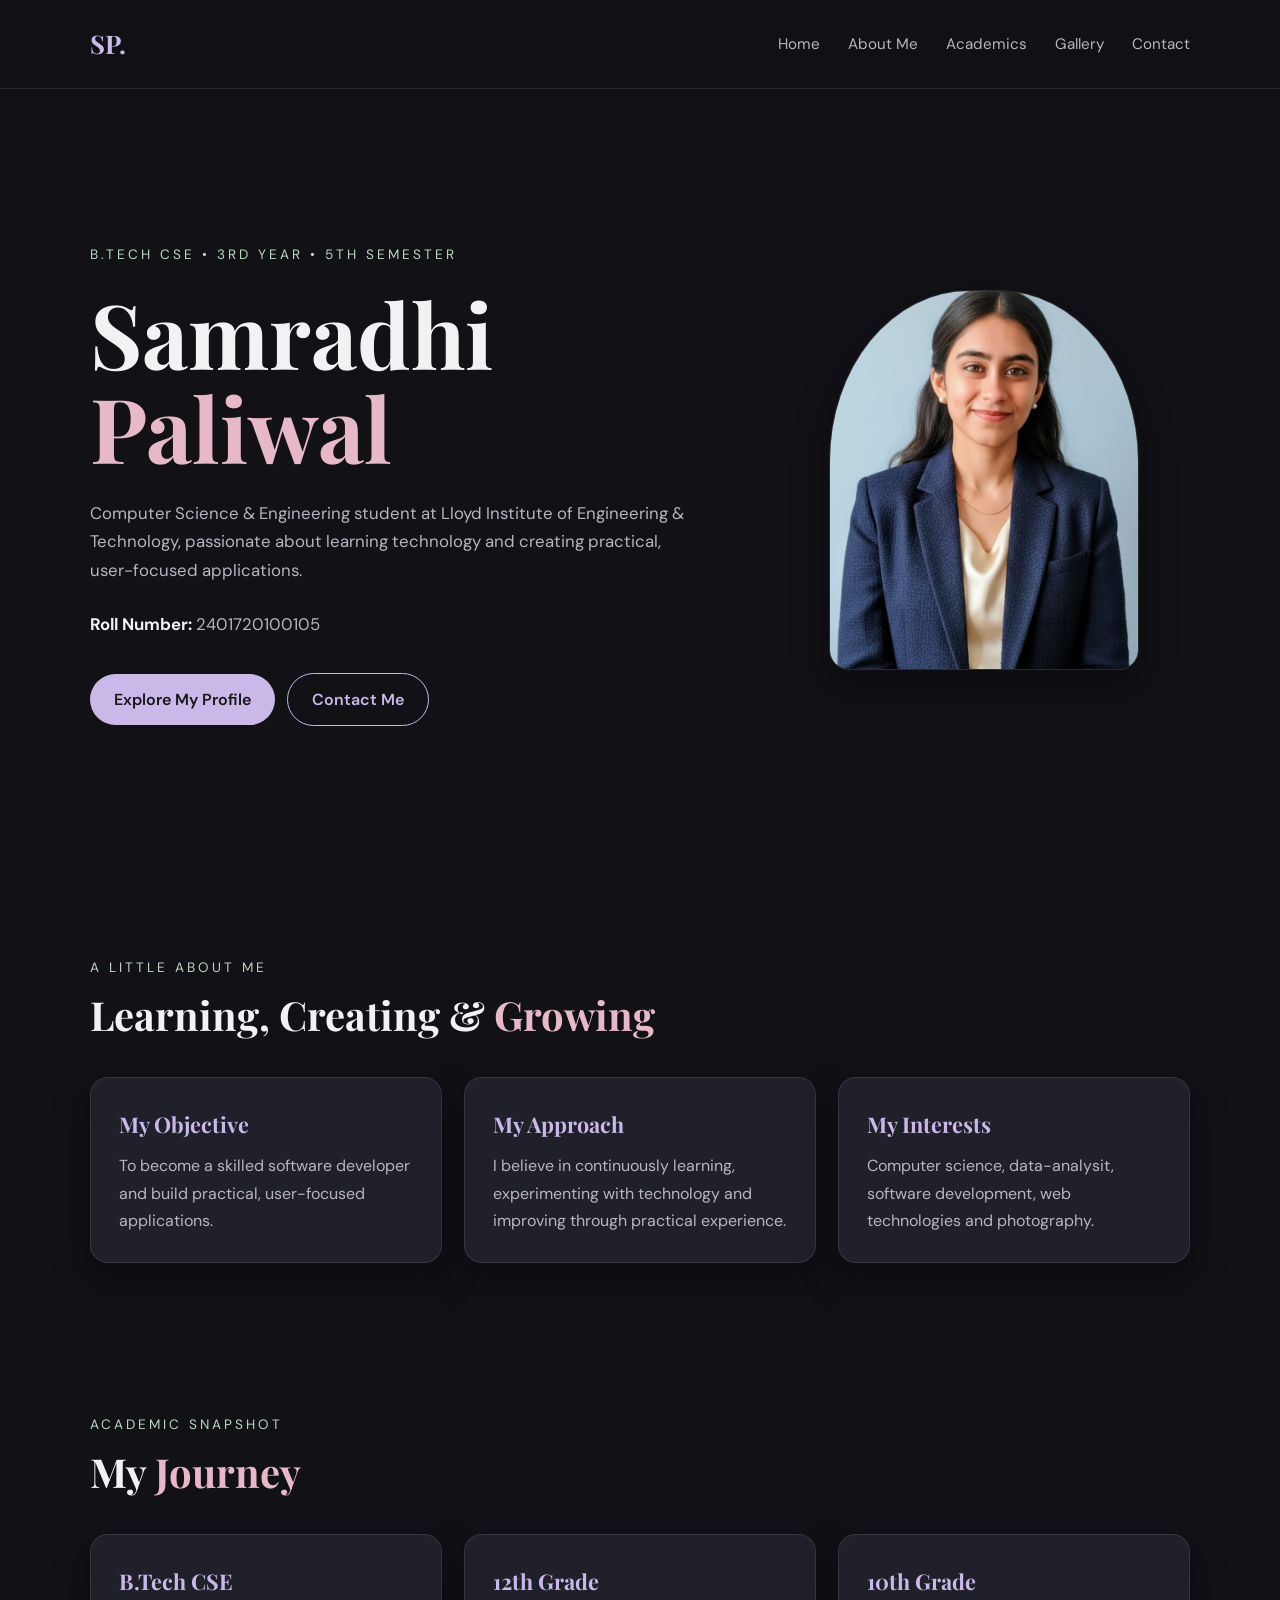
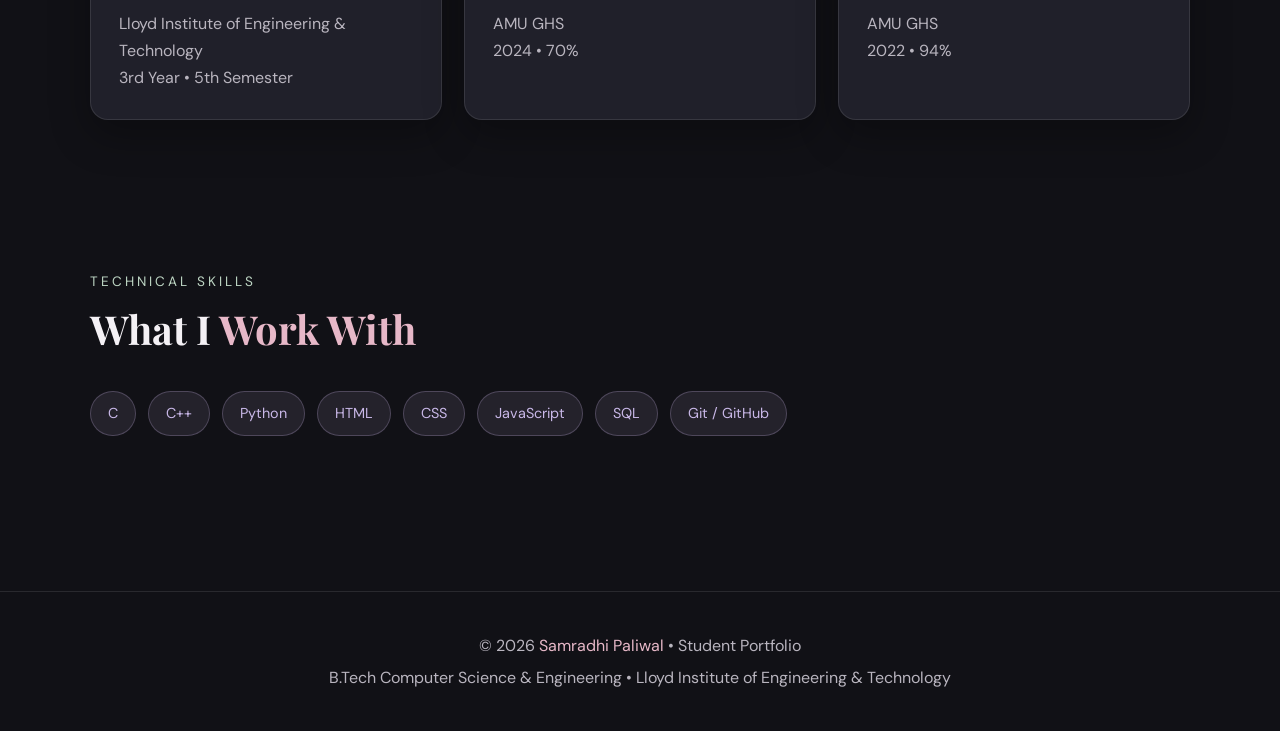
<file: index.html>
<!doctype html>
<html lang="en">
  <head>
    <meta charset="UTF-8" />

    <meta name="viewport" content="width=device-width, initial-scale=1.0" />

    <title>Samradhi Paliwal | Student Portfolio</title>

    <link rel="stylesheet" href="style.css" />
  </head>

  <body>
    <!-- ================= NAVIGATION ================= -->

    <header>
      <nav class="navbar">
        <a href="index.html" class="logo"> SP. </a>

        <ul class="nav-links">
          <li>
            <a href="index.html">Home</a>
          </li>

          <li>
            <a href="about.html">About Me</a>
          </li>

          <li>
            <a href="academics.html">Academics</a>
          </li>

          <li>
            <a href="gallery.html">Gallery</a>
          </li>

          <li>
            <a href="contact.html">Contact</a>
          </li>
        </ul>
      </nav>
    </header>

    <!-- ================= HOME SECTION ================= -->

    <main>
      <section class="hero container">
        <!-- LEFT SIDE -->

        <div class="hero-text">
          <p class="small-title">B.Tech CSE • 3rd Year • 5th Semester</p>

          <h1>
            Samradhi
            <span>Paliwal</span>
          </h1>

          <p>
            Computer Science & Engineering student at Lloyd Institute of
            Engineering & Technology, passionate about learning technology and
            creating practical, user-focused applications.
          </p>

          <p>
            <strong>Roll Number:</strong>
            2401720100105
          </p>

          <div>
            <a href="about.html" class="btn"> Explore My Profile </a>

            <a href="contact.html" class="btn btn-outline"> Contact Me </a>
          </div>
        </div>

        <!-- RIGHT SIDE -->

        <div class="profile-container">
          <a href="about.html">
            <img
              src="images/profile.jpeg"
              alt="Photograph of Samradhi Paliwal"
              class="profile-image"
            />
          </a>
        </div>
      </section>

      <!-- ================= QUICK INTRO ================= -->

      <section>
        <div class="container">
          <div class="section-title">
            <p class="small-title">A little about me</p>

            <h2>Learning, Creating & <span>Growing</span></h2>
          </div>

          <div class="card-grid">
            <article class="card">
              <h3>My Objective</h3>

              <p>
                To become a skilled software developer and build practical,
                user-focused applications.
              </p>
            </article>

            <article class="card">
              <h3>My Approach</h3>

              <p>
                I believe in continuously learning, experimenting with
                technology and improving through practical experience.
              </p>
            </article>

            <article class="card">
              <h3>My Interests</h3>

              <p>
                Computer science, data-analysit, software development, web technologies and
                photography.
              </p>
            </article>
          </div>
        </div>
      </section>

      <!-- ================= ACADEMIC SNAPSHOT ================= -->

      <section>
        <div class="container">
          <div class="section-title">
            <p class="small-title">Academic Snapshot</p>

            <h2>My <span>Journey</span></h2>
          </div>

          <div class="card-grid">
            <article class="card">
              <h3>B.Tech CSE</h3>

              <p>Lloyd Institute of Engineering & Technology</p>

              <p>3rd Year • 5th Semester</p>
            </article>

            <article class="card">
              <h3>12th Grade</h3>

              <p>AMU GHS</p>

              <p>2024 • 70%</p>
            </article>

            <article class="card">
              <h3>10th Grade</h3>

              <p>AMU GHS</p>

              <p>2022 • 94%</p>
            </article>
          </div>
        </div>
      </section>

      <!-- ================= SKILLS PREVIEW ================= -->

      <section>
        <div class="container">
          <div class="section-title">
            <p class="small-title">Technical Skills</p>

            <h2>What I <span>Work With</span></h2>
          </div>

          <div class="skills">
            <span class="skill">C</span>

            <span class="skill">C++</span>

            <span class="skill">Python</span>

            <span class="skill">HTML</span>

            <span class="skill">CSS</span>

            <span class="skill">JavaScript</span>

            <span class="skill">SQL</span>

            <span class="skill">Git / GitHub</span>
          </div>
        </div>
      </section>
    </main>

    <!-- ================= FOOTER ================= -->

    <footer>
      <p>
        © 2026 <span>Samradhi Paliwal</span>
        • Student Portfolio
      </p>

      <p>
        B.Tech Computer Science & Engineering • Lloyd Institute of Engineering &
        Technology
      </p>
    </footer>
  </body>
</html>
</file>
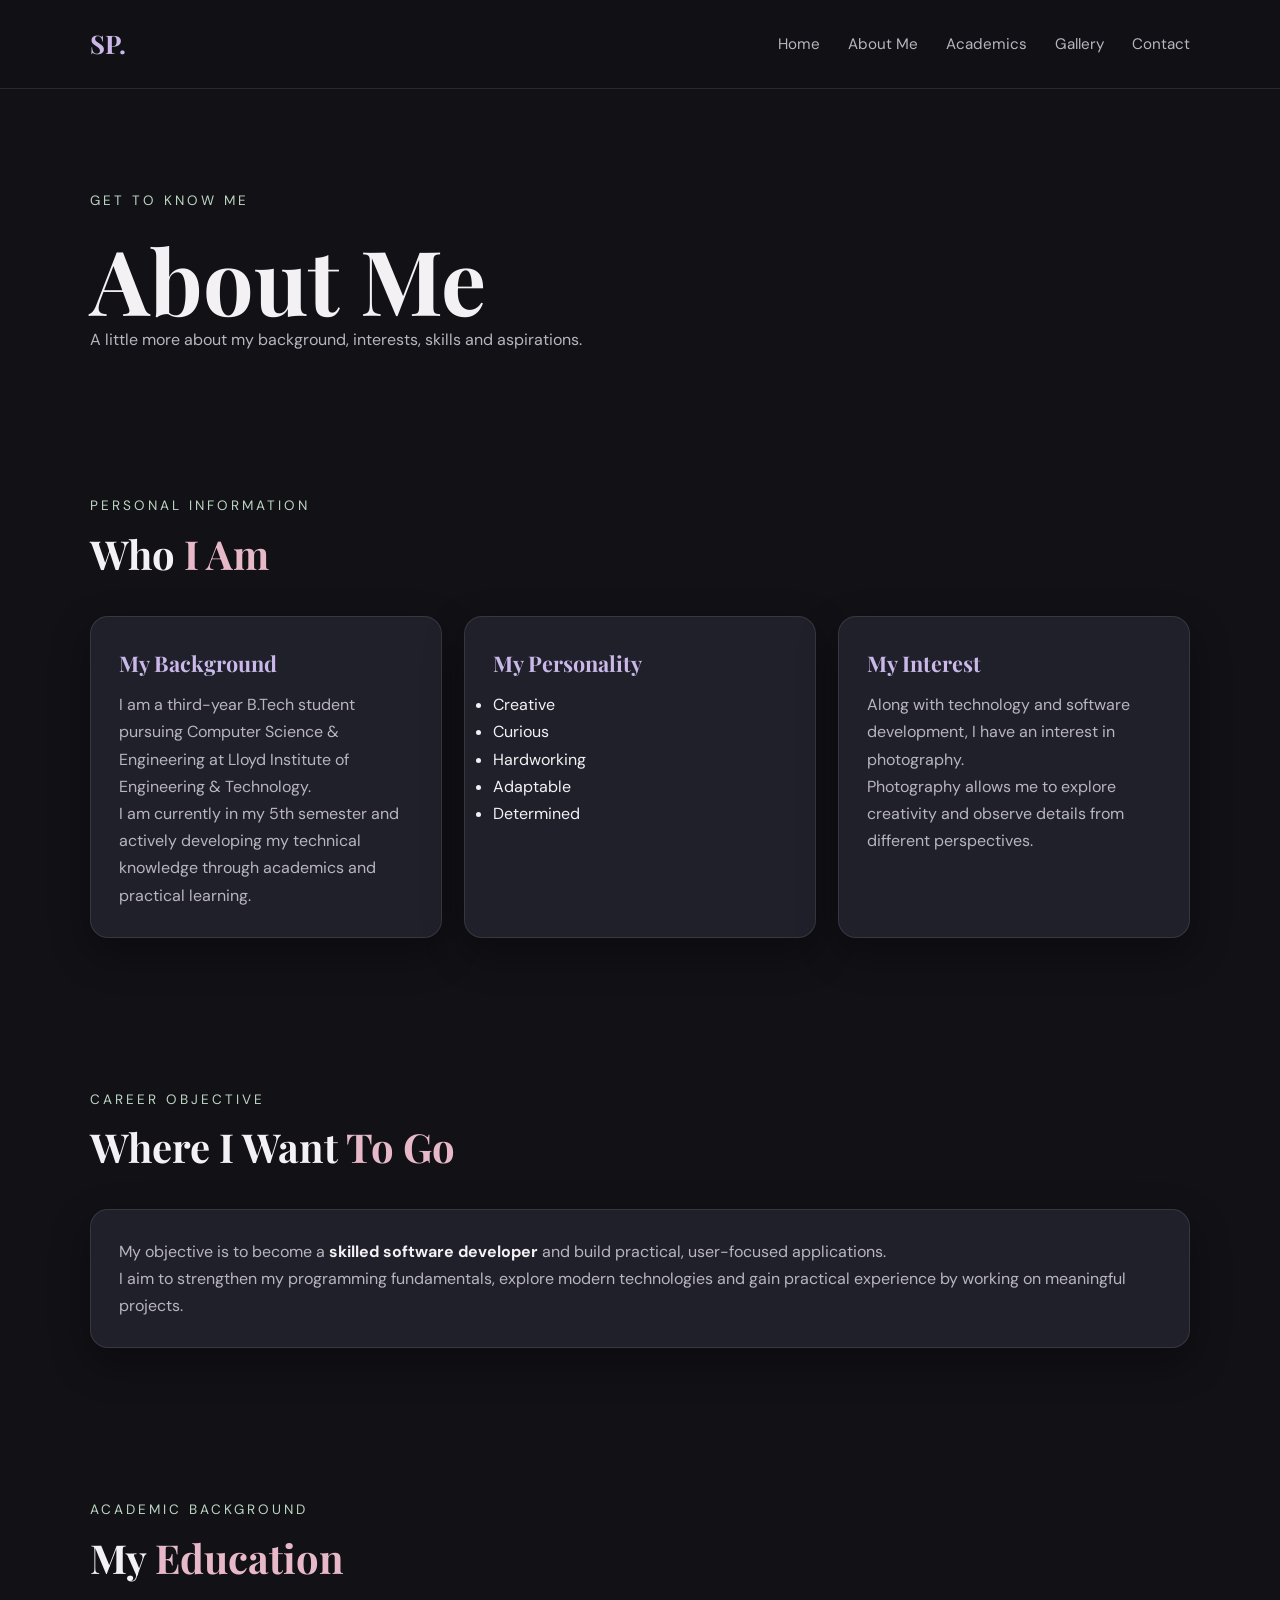
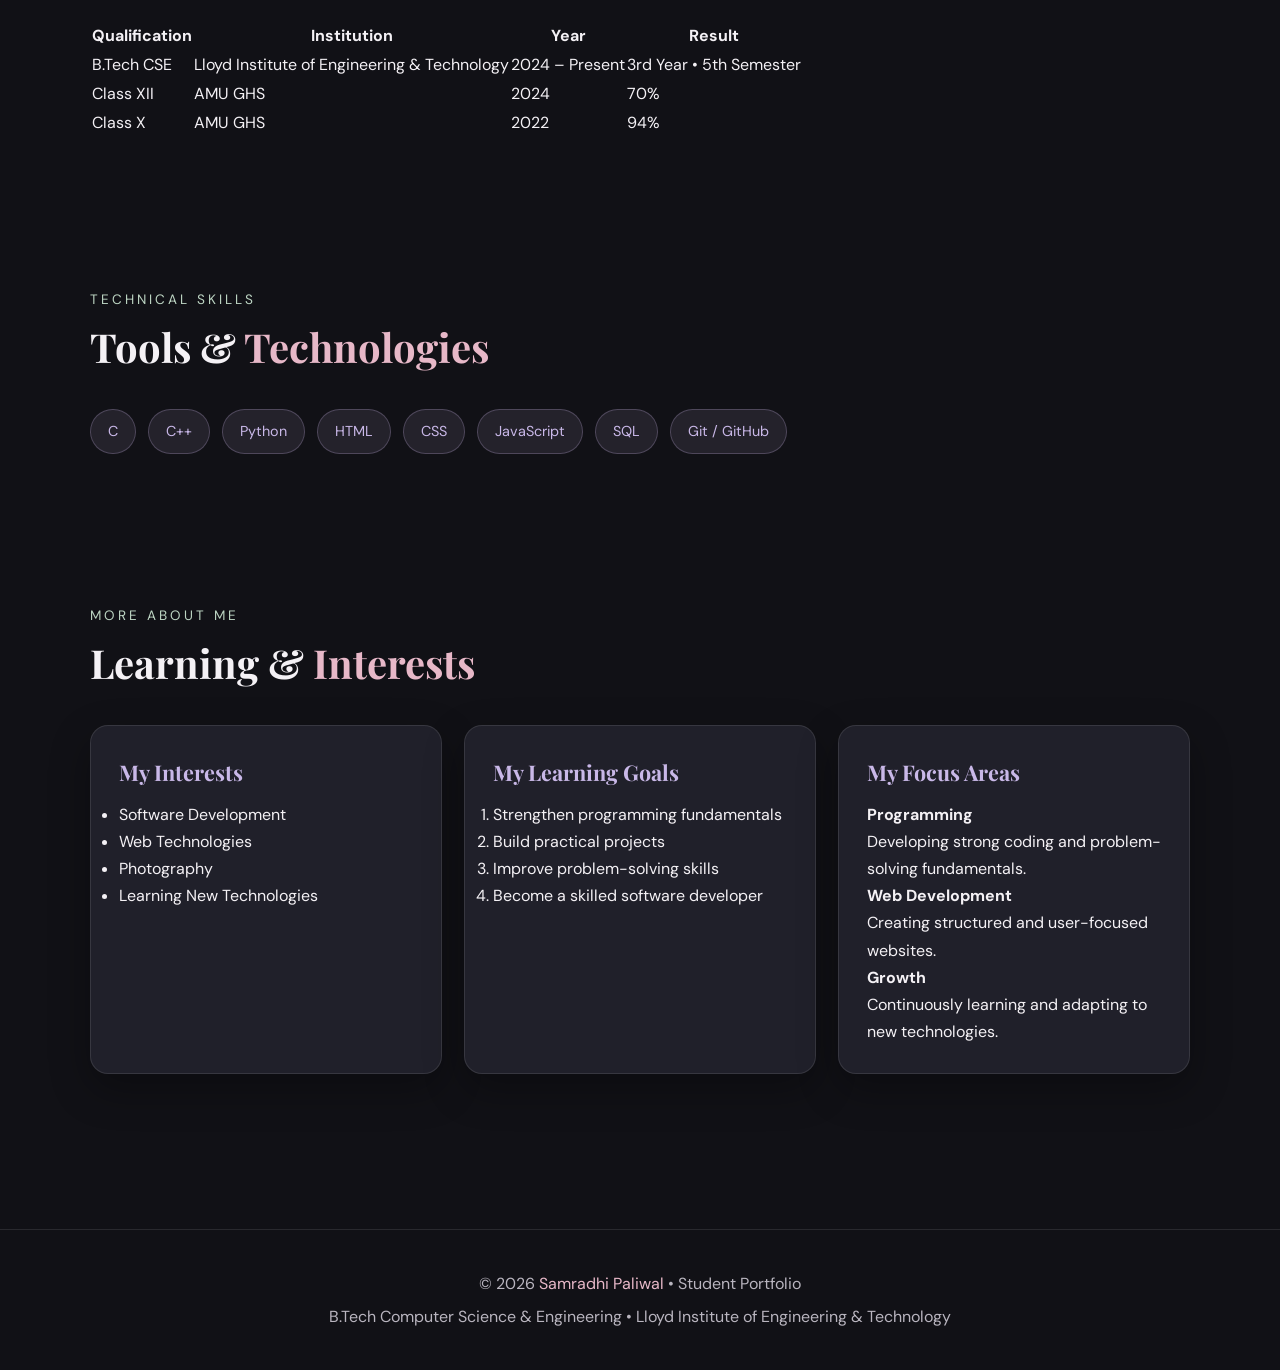
<file: about.html>
<!doctype html>
<html lang="en">
  <head>
    <meta charset="UTF-8" />

    <meta name="viewport" content="width=device-width, initial-scale=1.0" />

    <title>About Me | Samradhi Paliwal</title>

    <link rel="stylesheet" href="style.css" />
  </head>

  <body>
    <!-- ================= NAVIGATION ================= -->

    <header>
      <nav class="navbar">
        <a href="index.html" class="logo"> SP. </a>

        <ul class="nav-links">
          <li>
            <a href="index.html">Home</a>
          </li>

          <li>
            <a href="about.html">About Me</a>
          </li>

          <li>
            <a href="academics.html">Academics</a>
          </li>

          <li>
            <a href="gallery.html">Gallery</a>
          </li>

          <li>
            <a href="contact.html">Contact</a>
          </li>
        </ul>
      </nav>
    </header>

    <!-- ================= PAGE HEADER ================= -->

    <main>
      <section class="page-header">
        <div class="container">
          <p class="small-title">Get to know me</p>

          <h1>About <span>Me</span></h1>

          <p>
            A little more about my background, interests, skills and
            aspirations.
          </p>
        </div>
      </section>

      <!-- ================= PERSONAL INFORMATION ================= -->

      <section>
        <div class="container">
          <div class="section-title">
            <p class="small-title">Personal Information</p>

            <h2>Who <span>I Am</span></h2>
          </div>

          <div class="card-grid">
            <article class="card">
              <h3>My Background</h3>

              <p>
                I am a third-year B.Tech student pursuing Computer Science &
                Engineering at Lloyd Institute of Engineering & Technology.
              </p>

              <p>
                I am currently in my 5th semester and actively developing my
                technical knowledge through academics and practical learning.
              </p>
            </article>

            <article class="card">
              <h3>My Personality</h3>

              <ul>
                <li>Creative</li>

                <li>Curious</li>

                <li>Hardworking</li>

                <li>Adaptable</li>

                <li>Determined</li>
              </ul>
            </article>

            <article class="card">
              <h3>My Interest</h3>

              <p>
                Along with technology and software development, I have an
                interest in photography.
              </p>

              <p>
                Photography allows me to explore creativity and observe details
                from different perspectives.
              </p>
            </article>
          </div>
        </div>
      </section>

      <!-- ================= CAREER OBJECTIVE ================= -->

      <section>
        <div class="container">
          <div class="section-title">
            <p class="small-title">Career Objective</p>

            <h2>Where I Want <span>To Go</span></h2>
          </div>

          <div class="card">
            <p>
              My objective is to become a
              <strong>skilled software developer</strong>
              and build practical, user-focused applications.
            </p>

            <p>
              I aim to strengthen my programming fundamentals, explore modern
              technologies and gain practical experience by working on
              meaningful projects.
            </p>
          </div>
        </div>
      </section>

      <!-- ================= EDUCATION ================= -->

      <section>
        <div class="container">
          <div class="section-title">
            <p class="small-title">Academic Background</p>

            <h2>My <span>Education</span></h2>
          </div>

          <div class="table-container">
            <table>
              <thead>
                <tr>
                  <th>Qualification</th>

                  <th>Institution</th>

                  <th>Year</th>

                  <th>Result</th>
                </tr>
              </thead>

              <tbody>
                <tr>
                  <td>B.Tech CSE</td>

                  <td>Lloyd Institute of Engineering & Technology</td>

                  <td>2024 – Present</td>

                  <td>3rd Year • 5th Semester</td>
                </tr>

                <tr>
                  <td>Class XII</td>

                  <td>AMU GHS</td>

                  <td>2024</td>

                  <td>70%</td>
                </tr>

                <tr>
                  <td>Class X</td>

                  <td>AMU GHS</td>

                  <td>2022</td>

                  <td>94%</td>
                </tr>
              </tbody>
            </table>
          </div>
        </div>
      </section>

      <!-- ================= SKILLS ================= -->

      <section>
        <div class="container">
          <div class="section-title">
            <p class="small-title">Technical Skills</p>

            <h2>Tools & <span>Technologies</span></h2>
          </div>

          <div class="skills">
            <span class="skill">C</span>

            <span class="skill">C++</span>

            <span class="skill">Python</span>

            <span class="skill">HTML</span>

            <span class="skill">CSS</span>

            <span class="skill">JavaScript</span>

            <span class="skill">SQL</span>

            <span class="skill">Git / GitHub</span>
          </div>
        </div>
      </section>

      <!-- ================= LISTS ================= -->

      <section>
        <div class="container">
          <div class="section-title">
            <p class="small-title">More About Me</p>

            <h2>Learning & <span>Interests</span></h2>
          </div>

          <div class="card-grid">
            <!-- UNORDERED LIST -->

            <article class="card">
              <h3>My Interests</h3>

              <ul>
                <li>Software Development</li>

                <li>Web Technologies</li>

                <li>Photography</li>

                <li>Learning New Technologies</li>
              </ul>
            </article>

            <!-- ORDERED LIST -->

            <article class="card">
              <h3>My Learning Goals</h3>

              <ol>
                <li>Strengthen programming fundamentals</li>

                <li>Build practical projects</li>

                <li>Improve problem-solving skills</li>

                <li>Become a skilled software developer</li>
              </ol>
            </article>

            <!-- DEFINITION LIST -->

            <article class="card">
              <h3>My Focus Areas</h3>

              <dl>
                <dt>
                  <strong>Programming</strong>
                </dt>

                <dd>
                  Developing strong coding and problem-solving fundamentals.
                </dd>

                <dt>
                  <strong>Web Development</strong>
                </dt>

                <dd>Creating structured and user-focused websites.</dd>

                <dt>
                  <strong>Growth</strong>
                </dt>

                <dd>Continuously learning and adapting to new technologies.</dd>
              </dl>
            </article>
          </div>
        </div>
      </section>
    </main>

    <!-- ================= FOOTER ================= -->

    <footer>
      <p>
        © 2026 <span>Samradhi Paliwal</span>
        • Student Portfolio
      </p>

      <p>
        B.Tech Computer Science & Engineering • Lloyd Institute of Engineering &
        Technology
      </p>
    </footer>
  </body>
</html>
</file>
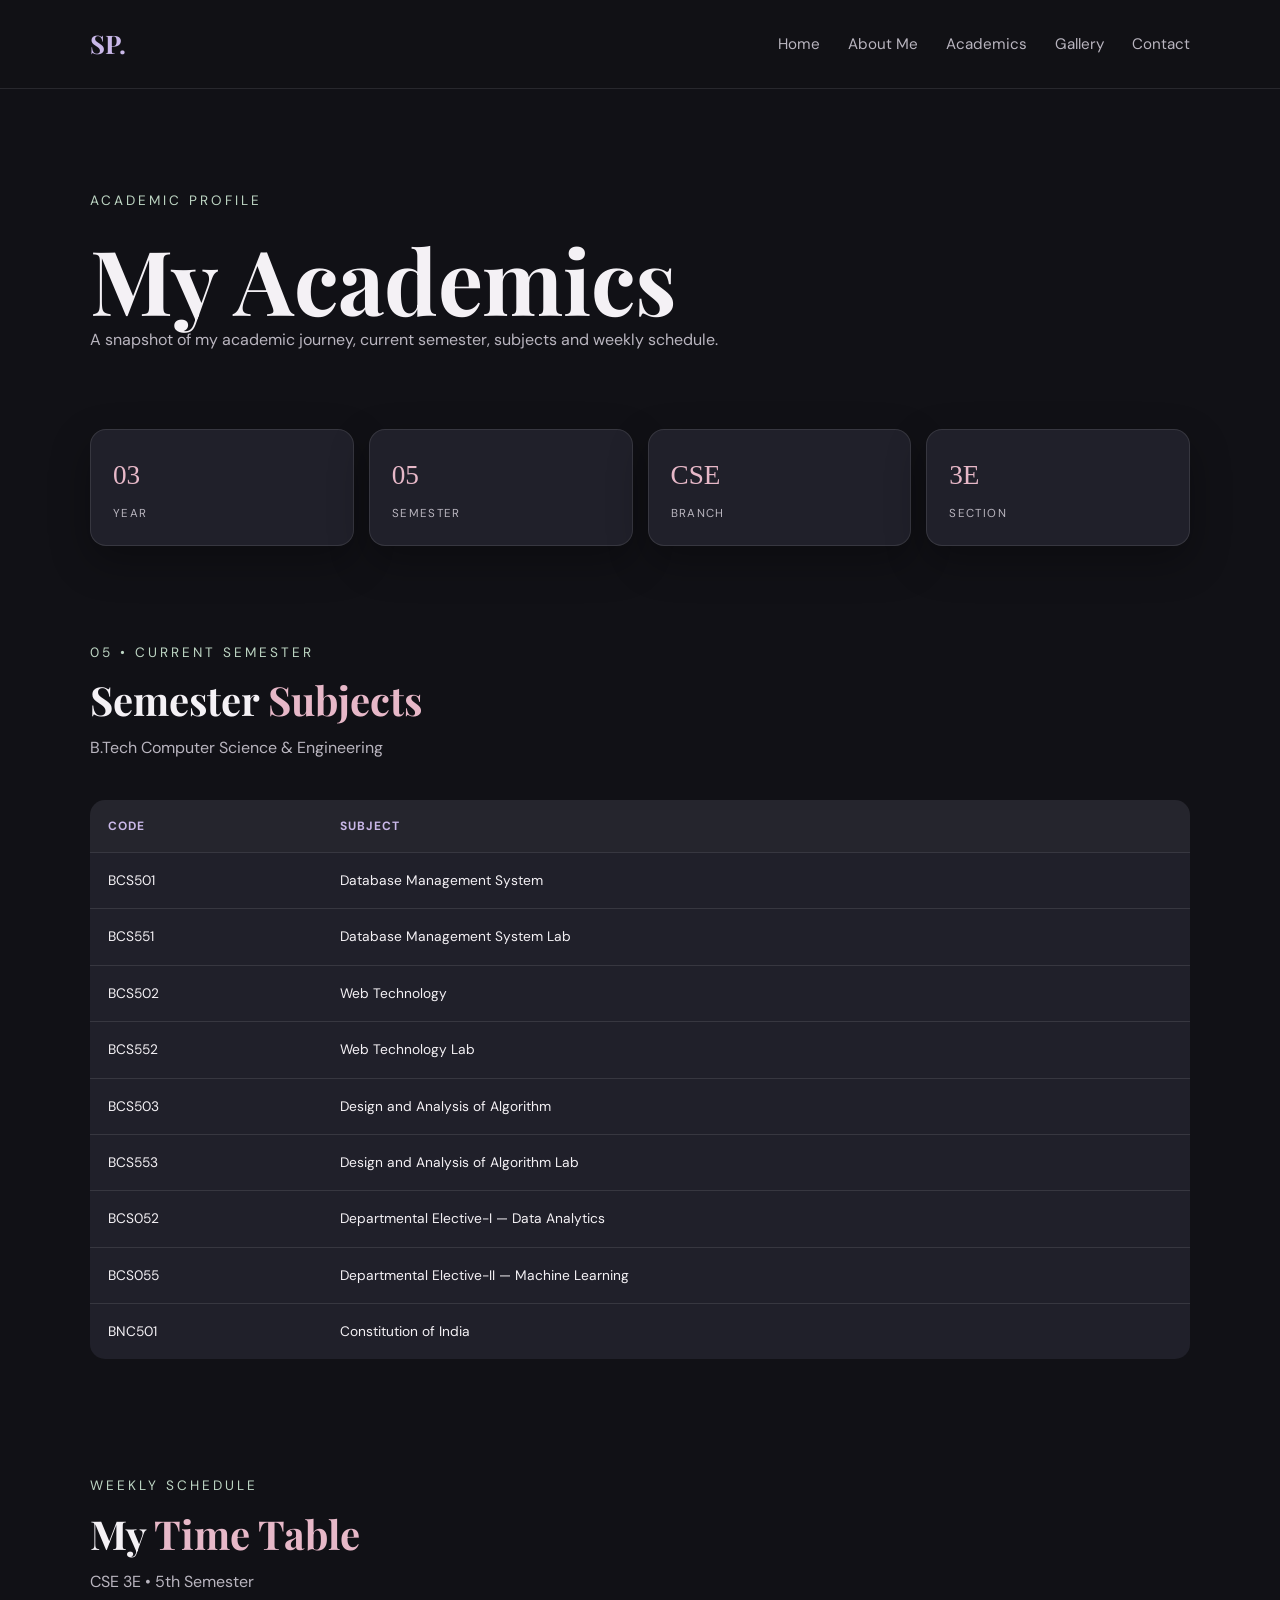
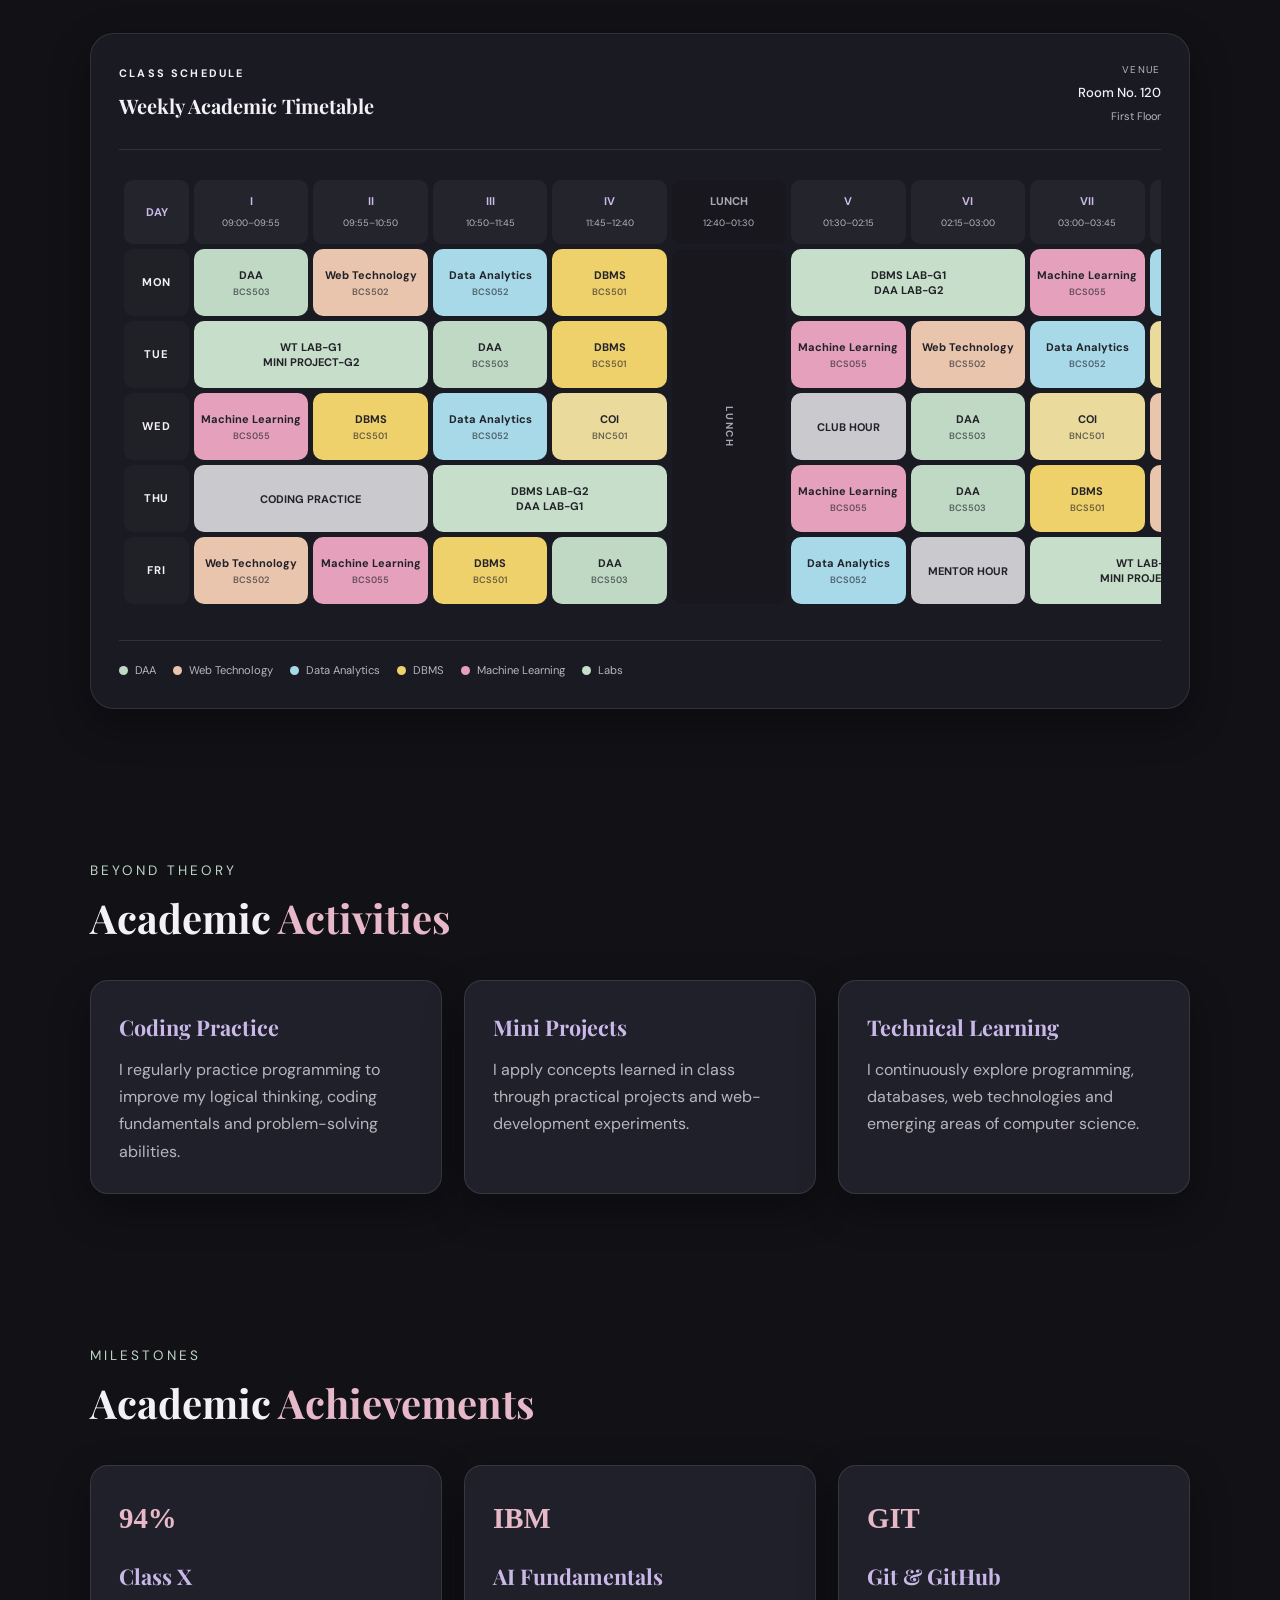
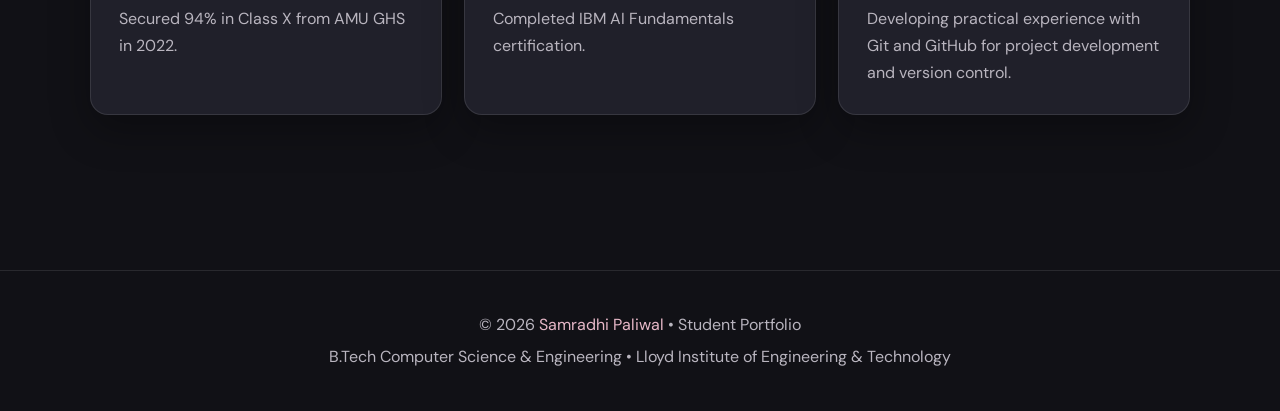
<file: academics.html>
<!doctype html>
<html lang="en">
  <head>
    <meta charset="UTF-8" />

    <meta name="viewport" content="width=device-width, initial-scale=1.0" />

    <title>Academics | Samradhi Paliwal</title>

    <link rel="stylesheet" href="style.css" />
  </head>

  <body>
    <!-- =========================================
         NAVIGATION
         ========================================= -->

    <header>
      <nav class="navbar">
        <a href="index.html" class="logo"> SP. </a>

        <ul class="nav-links">
          <li>
            <a href="index.html">Home</a>
          </li>

          <li>
            <a href="about.html">About Me</a>
          </li>

          <li>
            <a href="academics.html" class="active"> Academics </a>
          </li>

          <li>
            <a href="gallery.html">Gallery</a>
          </li>

          <li>
            <a href="contact.html">Contact</a>
          </li>
        </ul>
      </nav>
    </header>

    <!-- =========================================
         MAIN
         ========================================= -->

    <main>
      <!-- =====================================
             PAGE INTRO
             ===================================== -->

      <section class="page-header">
        <div class="container">
          <p class="small-title">ACADEMIC PROFILE</p>

          <h1>My <span>Academics</span></h1>

          <p>
            A snapshot of my academic journey, current semester, subjects and
            weekly schedule.
          </p>
        </div>
      </section>

      <!-- =====================================
             CURRENT ACADEMIC STATUS
             ===================================== -->

      <section class="academic-overview">
        <div class="container">
          <div class="academic-stats">
            <div class="academic-stat">
              <span class="stat-number"> 03 </span>

              <span class="stat-label"> Year </span>
            </div>

            <div class="academic-stat">
              <span class="stat-number"> 05 </span>

              <span class="stat-label"> Semester </span>
            </div>

            <div class="academic-stat">
              <span class="stat-number"> CSE </span>

              <span class="stat-label"> Branch </span>
            </div>

            <div class="academic-stat">
              <span class="stat-number"> 3E </span>

              <span class="stat-label"> Section </span>
            </div>
          </div>
        </div>
      </section>

      <!-- =====================================
             SUBJECTS
             ===================================== -->

      <section>
        <div class="container">
          <div class="section-title">
            <p class="small-title">05 • CURRENT SEMESTER</p>

            <h2>Semester <span>Subjects</span></h2>

            <p>B.Tech Computer Science & Engineering</p>
          </div>

          <div class="table-container">
            <table class="subjects-table">
              <thead>
    <tr>
        <th>Code</th>
        <th>Subject</th>
    </tr>
</thead>

              <tbody>
                <!-- DBMS -->

                <tr>
                  <td>BCS501</td>

                  <td>Database Management System</td>

                 
                </tr>

                <tr>
                  <td>BCS551</td>

                  <td>Database Management System Lab</td>
                </tr>

                <!-- WEB TECHNOLOGY -->

                <tr>
                  <td>BCS502</td>

                  <td>Web Technology</td>

                </tr>

                <tr>
                  <td>BCS552</td>

                  <td>Web Technology Lab</td>
                </tr>

                <!-- DAA -->

                <tr>
                  <td>BCS503</td>

                  <td>Design and Analysis of Algorithm</td>

                </tr>

                <tr>
                  <td>BCS553</td>

                  <td>Design and Analysis of Algorithm Lab</td>
                </tr>

                <!-- DATA ANALYTICS -->

                <tr>
                  <td>BCS052</td>

                  <td>Departmental Elective-I — Data Analytics</td>

                </tr>

                <!-- MACHINE LEARNING -->

                <tr>
                  <td>BCS055</td>

                  <td>Departmental Elective-II — Machine Learning</td>

                </tr>

                <!-- COI -->

                <tr>
                  <td>BNC501</td>

                  <td>Constitution of India</td>

                </tr>
              </tbody>
            </table>
          </div>
        </div>
      </section>

      <!-- =====================================
             TIMETABLE
             ===================================== -->

      <section class="timetable-section">
        <div class="container">
          <div class="section-title">
            <p class="small-title">WEEKLY SCHEDULE</p>

            <h2>My <span>Time Table</span></h2>

            <p>CSE 3E • 5th Semester</p>
          </div>

          <!-- TIMETABLE CARD -->

          <div class="timetable-card">
            <!-- CARD HEADER -->

            <div class="timetable-header">
              <div>
                <span class="timetable-eyebrow"> CLASS SCHEDULE </span>

                <h3>Weekly Academic Timetable</h3>
              </div>

              <div class="timetable-info">
                <span> VENUE </span>

                <strong> Room No. 120 </strong>

                <small> First Floor </small>
              </div>
            </div>

            <!-- TABLE -->

            <div class="timetable-scroll">
              <table class="professional-timetable">
                <!-- TABLE HEADER -->

                <thead>
                  <tr>
                    <th class="day-header">DAY</th>

                    <th>
                      I
                      <small> 09:00–09:55 </small>
                    </th>

                    <th>
                      II
                      <small> 09:55–10:50 </small>
                    </th>

                    <th>
                      III
                      <small> 10:50–11:45 </small>
                    </th>

                    <th>
                      IV
                      <small> 11:45–12:40 </small>
                    </th>

                    <th class="lunch-header">
                      LUNCH
                      <small> 12:40–01:30 </small>
                    </th>

                    <th>
                      V
                      <small> 01:30–02:15 </small>
                    </th>

                    <th>
                      VI
                      <small> 02:15–03:00 </small>
                    </th>

                    <th>
                      VII
                      <small> 03:00–03:45 </small>
                    </th>

                    <th>
                      VIII
                      <small> 03:45–04:30 </small>
                    </th>
                  </tr>
                </thead>

                <!-- TABLE BODY -->

                <tbody>
                  <!-- MONDAY -->

                  <tr>
                    <th>MON</th>

                    <td class="t-daa">
                      DAA

                      <small> BCS503 </small>
                    </td>

                    <td class="t-wt">
                      Web Technology

                      <small> BCS502 </small>
                    </td>

                    <td class="t-da">
                      Data Analytics

                      <small> BCS052 </small>
                    </td>

                    <td class="t-dbms">
                      DBMS

                      <small> BCS501 </small>
                    </td>

                    <td class="t-lunch" rowspan="5">LUNCH</td>

                    <td class="t-lab" colspan="2">
                      DBMS LAB-G1
                      <br />
                      DAA LAB-G2
                    </td>

                    <td class="t-ml">
                      Machine Learning

                      <small> BCS055 </small>
                    </td>

                    <td class="t-da">
                      Data Analytics

                      <small> BCS052 </small>
                    </td>
                  </tr>

                  <!-- TUESDAY -->

                  <tr>
                    <th>TUE</th>

                    <td class="t-lab" colspan="2">
                      WT LAB-G1
                      <br />
                      MINI PROJECT-G2
                    </td>

                    <td class="t-daa">
                      DAA

                      <small> BCS503 </small>
                    </td>

                    <td class="t-dbms">
                      DBMS

                      <small> BCS501 </small>
                    </td>

                    <td class="t-ml">
                      Machine Learning

                      <small> BCS055 </small>
                    </td>

                    <td class="t-wt">
                      Web Technology

                      <small> BCS502 </small>
                    </td>

                    <td class="t-da">
                      Data Analytics

                      <small> BCS052 </small>
                    </td>

                    <td class="t-coi">
                      COI

                      <small> BNC501 </small>
                    </td>
                  </tr>

                  <!-- WEDNESDAY -->

                  <tr>
                    <th>WED</th>

                    <td class="t-ml">
                      Machine Learning

                      <small> BCS055 </small>
                    </td>

                    <td class="t-dbms">
                      DBMS

                      <small> BCS501 </small>
                    </td>

                    <td class="t-da">
                      Data Analytics

                      <small> BCS052 </small>
                    </td>

                    <td class="t-coi">
                      COI

                      <small> BNC501 </small>
                    </td>

                    <td class="t-club">CLUB HOUR</td>

                    <td class="t-daa">
                      DAA

                      <small> BCS503 </small>
                    </td>

                    <td class="t-coi">
                      COI

                      <small> BNC501 </small>
                    </td>

                    <td class="t-wt">
                      Web Technology

                      <small> BCS502 </small>
                    </td>
                  </tr>

                  <!-- THURSDAY -->

                  <tr>
                    <th>THU</th>

                    <td class="t-activity" colspan="2">CODING PRACTICE</td>

                    <td class="t-lab" colspan="2">
                      DBMS LAB-G2
                      <br />
                      DAA LAB-G1
                    </td>

                    <td class="t-ml">
                      Machine Learning

                      <small> BCS055 </small>
                    </td>

                    <td class="t-daa">
                      DAA

                      <small> BCS503 </small>
                    </td>

                    <td class="t-dbms">
                      DBMS

                      <small> BCS501 </small>
                    </td>

                    <td class="t-wt">
                      Web Technology

                      <small> BCS502 </small>
                    </td>
                  </tr>

                  <!-- FRIDAY -->

                  <tr>
                    <th>FRI</th>

                    <td class="t-wt">
                      Web Technology

                      <small> BCS502 </small>
                    </td>

                    <td class="t-ml">
                      Machine Learning

                      <small> BCS055 </small>
                    </td>

                    <td class="t-dbms">
                      DBMS

                      <small> BCS501 </small>
                    </td>

                    <td class="t-daa">
                      DAA

                      <small> BCS503 </small>
                    </td>

                    <td class="t-da">
                      Data Analytics

                      <small> BCS052 </small>
                    </td>

                    <td class="t-mentor">MENTOR HOUR</td>

                    <td class="t-lab" colspan="2">
                      WT LAB-G2
                      <br />
                      MINI PROJECT-G1
                    </td>
                  </tr>
                </tbody>
              </table>
            </div>

            <!-- LEGEND -->

            <div class="timetable-legend">
              <span>
                <i class="legend-daa"></i>
                DAA
              </span>

              <span>
                <i class="legend-wt"></i>
                Web Technology
              </span>

              <span>
                <i class="legend-da"></i>
                Data Analytics
              </span>

              <span>
                <i class="legend-dbms"></i>
                DBMS
              </span>

              <span>
                <i class="legend-ml"></i>
                Machine Learning
              </span>

              <span>
                <i class="legend-lab"></i>
                Labs
              </span>
            </div>
          </div>
        </div>
      </section>

      <!-- =====================================
             ACADEMIC ACTIVITIES
             ===================================== -->

      <section>
        <div class="container">
          <div class="section-title">
            <p class="small-title">BEYOND THEORY</p>

            <h2>Academic <span>Activities</span></h2>
          </div>

          <div class="card-grid">
            <article class="card">
              <h3>Coding Practice</h3>

              <p>
                I regularly practice programming to improve my logical thinking,
                coding fundamentals and problem-solving abilities.
              </p>
            </article>

            <article class="card">
              <h3>Mini Projects</h3>

              <p>
                I apply concepts learned in class through practical projects and
                web-development experiments.
              </p>
            </article>

            <article class="card">
              <h3>Technical Learning</h3>

              <p>
                I continuously explore programming, databases, web technologies
                and emerging areas of computer science.
              </p>
            </article>
          </div>
        </div>
      </section>

      <!-- =====================================
             ACHIEVEMENTS
             ===================================== -->

      <section>
        <div class="container">
          <div class="section-title">
            <p class="small-title">MILESTONES</p>

            <h2>Academic <span>Achievements</span></h2>
          </div>

          <div class="card-grid">
            <article class="card achievement-card">
              <span class="achievement-number"> 94% </span>

              <h3>Class X</h3>

              <p>Secured 94% in Class X from AMU GHS in 2022.</p>
            </article>

            <article class="card achievement-card">
              <span class="achievement-number"> IBM </span>

              <h3>AI Fundamentals</h3>

              <p>Completed IBM AI Fundamentals certification.</p>
            </article>

            <article class="card achievement-card">
              <span class="achievement-number"> GIT </span>

              <h3>Git & GitHub</h3>

              <p>
                Developing practical experience with Git and GitHub for project
                development and version control.
              </p>
            </article>
          </div>
        </div>
      </section>
    </main>

    <!-- =========================================
         FOOTER
         ========================================= -->

    <footer>
      <p>
        © 2026 <span>Samradhi Paliwal</span>
        • Student Portfolio
      </p>

      <p>
        B.Tech Computer Science & Engineering • Lloyd Institute of Engineering &
        Technology
      </p>
    </footer>
  </body>
</html>
</file>
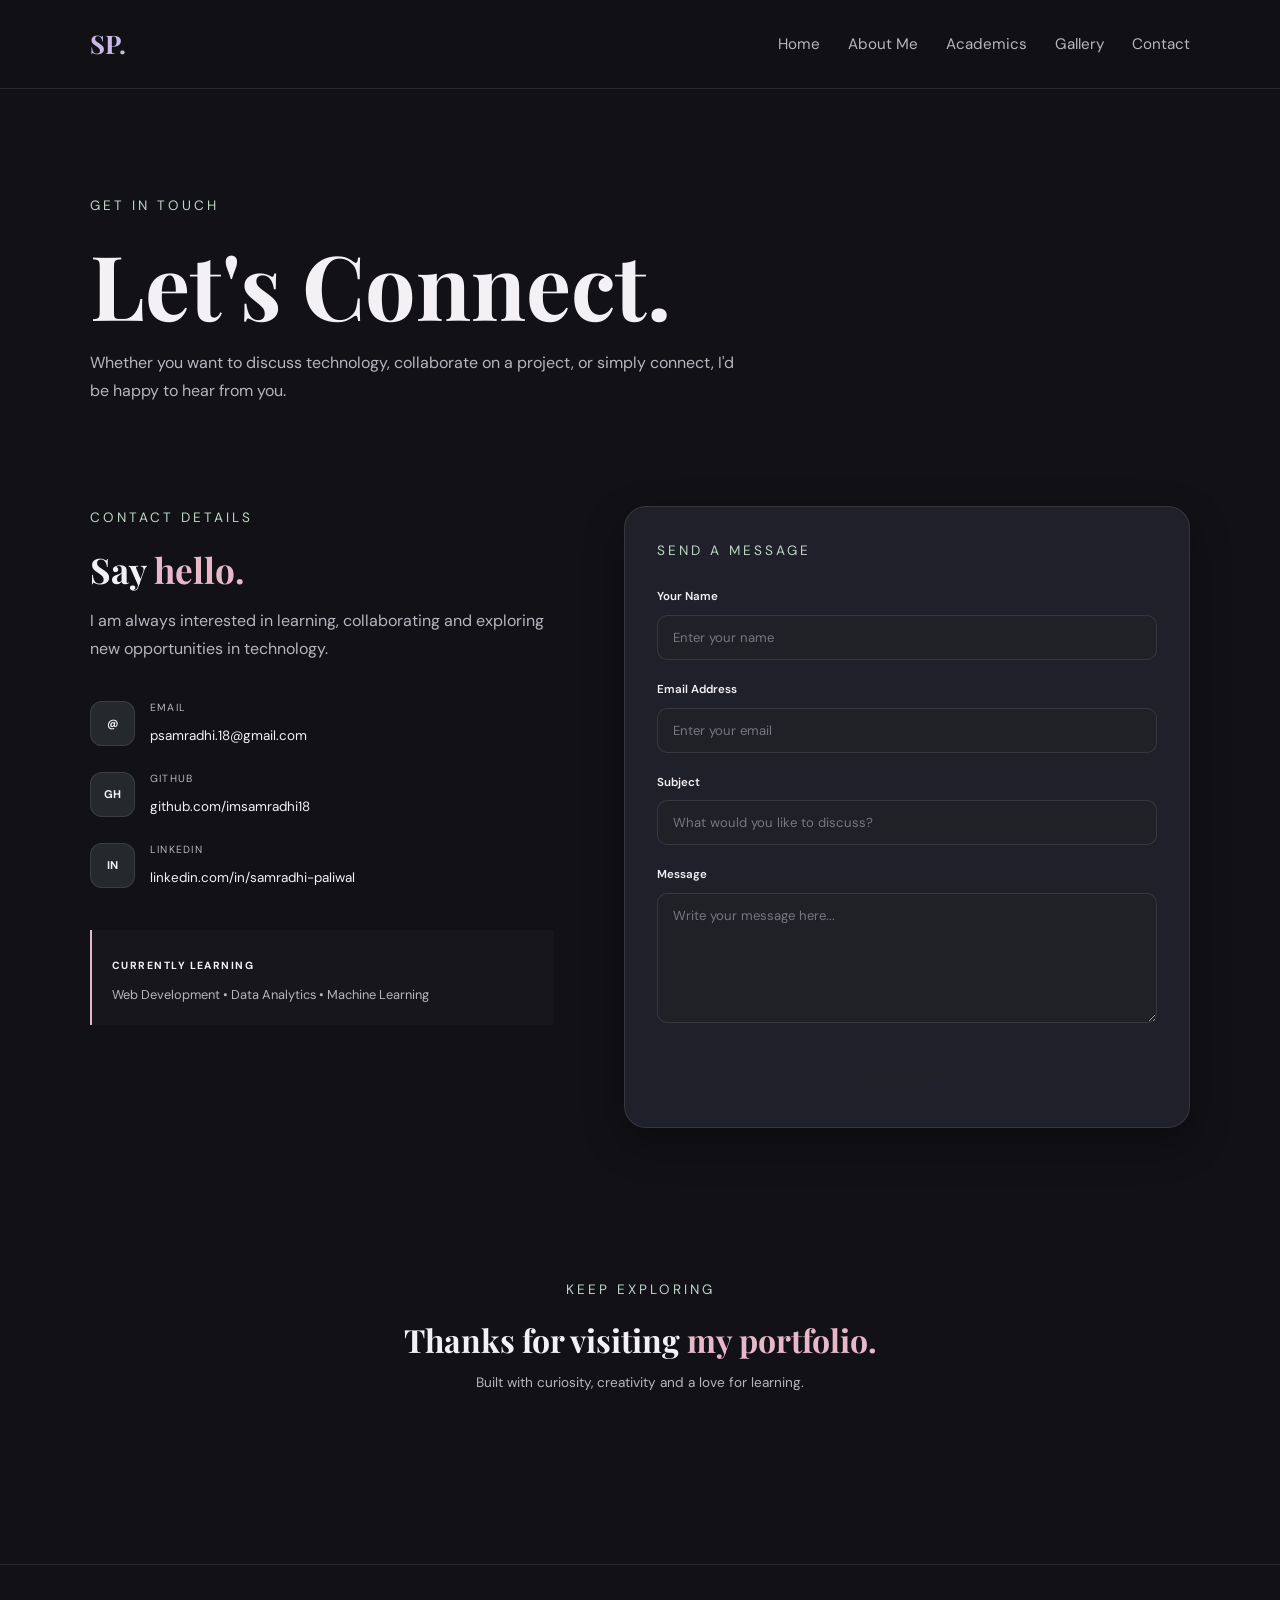
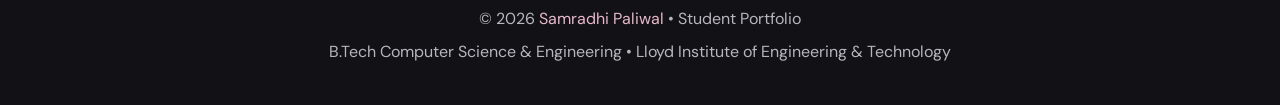
<file: contact.html>
<!doctype html>
<html lang="en">
  <head>
    <meta charset="UTF-8" />

    <meta name="viewport" content="width=device-width, initial-scale=1.0" />

    <title>Contact | Samradhi Paliwal</title>

    <link rel="stylesheet" href="style.css" />
  </head>

  <body>
    <!-- ================= NAVIGATION ================= -->

    <header>
      <nav class="navbar">
        <a href="index.html" class="logo"> SP. </a>

        <ul class="nav-links">
          <li>
            <a href="index.html"> Home </a>
          </li>

          <li>
            <a href="about.html"> About Me </a>
          </li>

          <li>
            <a href="academics.html"> Academics </a>
          </li>

          <li>
            <a href="gallery.html"> Gallery </a>
          </li>

          <li>
            <a href="contact.html" class="active"> Contact </a>
          </li>
        </ul>
      </nav>
    </header>

    <!-- ================= MAIN ================= -->

    <main>
      <!-- ================= HERO ================= -->

      <section class="contact-hero">
        <div class="container">
          <p class="small-title">GET IN TOUCH</p>

          <h1>Let's <span>Connect.</span></h1>

          <p class="contact-intro">
            Whether you want to discuss technology, collaborate on a project, or
            simply connect, I'd be happy to hear from you.
          </p>
        </div>
      </section>

      <!-- ================= CONTACT SECTION ================= -->

      <section class="contact-section">
        <div class="container contact-layout">
          <!-- ================= LEFT SIDE ================= -->

          <div class="contact-info">
            <p class="small-title">CONTACT DETAILS</p>

            <h2>Say <span>hello.</span></h2>

            <p>
              I am always interested in learning, collaborating and exploring
              new opportunities in technology.
            </p>

            <!-- EMAIL -->

            <div class="contact-details">
              <div class="contact-detail">
                <div class="contact-icon">@</div>

                <div>
                  <span> Email </span>
                  <a href="mailto:psamradhi.18@gmail.com">
                    psamradhi.18@gmail.com
                  </a>
                </div>
              </div>

              <!-- GITHUB -->

              <div class="contact-detail">
                <div class="contact-icon">GH</div>

                <div>
                  <span> GitHub </span>

                  <a
                    href="https://github.com/imsamradhi18"
                    target="_blank"
                    rel="noopener noreferrer"
                  >
                    github.com/imsamradhi18
                  </a>
                </div>
              </div>

              <!-- LINKEDIN -->

              <div class="contact-detail">
                <div class="contact-icon">IN</div>

                <div>
                  <span> LinkedIn </span>

                  <a
                    href="https://www.linkedin.com/in/samradhi-paliwal/"
                    target="_blank"
                    rel="noopener noreferrer"
                  >
                    linkedin.com/in/samradhi-paliwal
                  </a>
                </div>
              </div>
            </div>

            <!-- CURRENTLY LEARNING -->

            <div class="contact-note">
              <span> Currently learning </span>

              <p>Web Development • Data Analytics • Machine Learning</p>
            </div>
          </div>

          <!-- ================= RIGHT SIDE ================= -->

          <div class="contact-form-card">
            <p class="small-title">SEND A MESSAGE</p>

            <form>
              <!-- NAME -->

              <div class="form-group">
                <label for="name"> Your Name </label>

                <input
                  type="text"
                  id="name"
                  name="name"
                  placeholder="Enter your name"
                  required
                />
              </div>

              <!-- EMAIL -->

              <div class="form-group">
                <label for="email"> Email Address </label>

                <input
                  type="email"
                  id="email"
                  name="email"
                  placeholder="Enter your email"
                  required
                />
              </div>

              <!-- SUBJECT -->

              <div class="form-group">
                <label for="subject"> Subject </label>

                <input
                  type="text"
                  id="subject"
                  name="subject"
                  placeholder="What would you like to discuss?"
                />
              </div>

              <!-- MESSAGE -->

              <div class="form-group">
                <label for="message"> Message </label>

                <textarea
                  id="message"
                  name="message"
                  rows="6"
                  placeholder="Write your message here..."
                  required
                ></textarea>
              </div>

              <!-- BUTTON -->

              <button type="submit" class="submit-btn">Send Message →</button>
            </form>
          </div>
        </div>
      </section>

      <!-- ================= CLOSING ================= -->

      <section class="contact-closing">
        <div class="container">
          <p class="small-title">KEEP EXPLORING</p>

          <h2>
            Thanks for visiting
            <span>my portfolio.</span>
          </h2>

          <p>Built with curiosity, creativity and a love for learning.</p>
        </div>
      </section>
    </main>

    <!-- ================= FOOTER ================= -->

    <footer>
      <p>
        © 2026 <span>Samradhi Paliwal</span>
        • Student Portfolio
      </p>

      <p>
        B.Tech Computer Science & Engineering • Lloyd Institute of Engineering &
        Technology
      </p>
    </footer>
  </body>
</html>
</file>
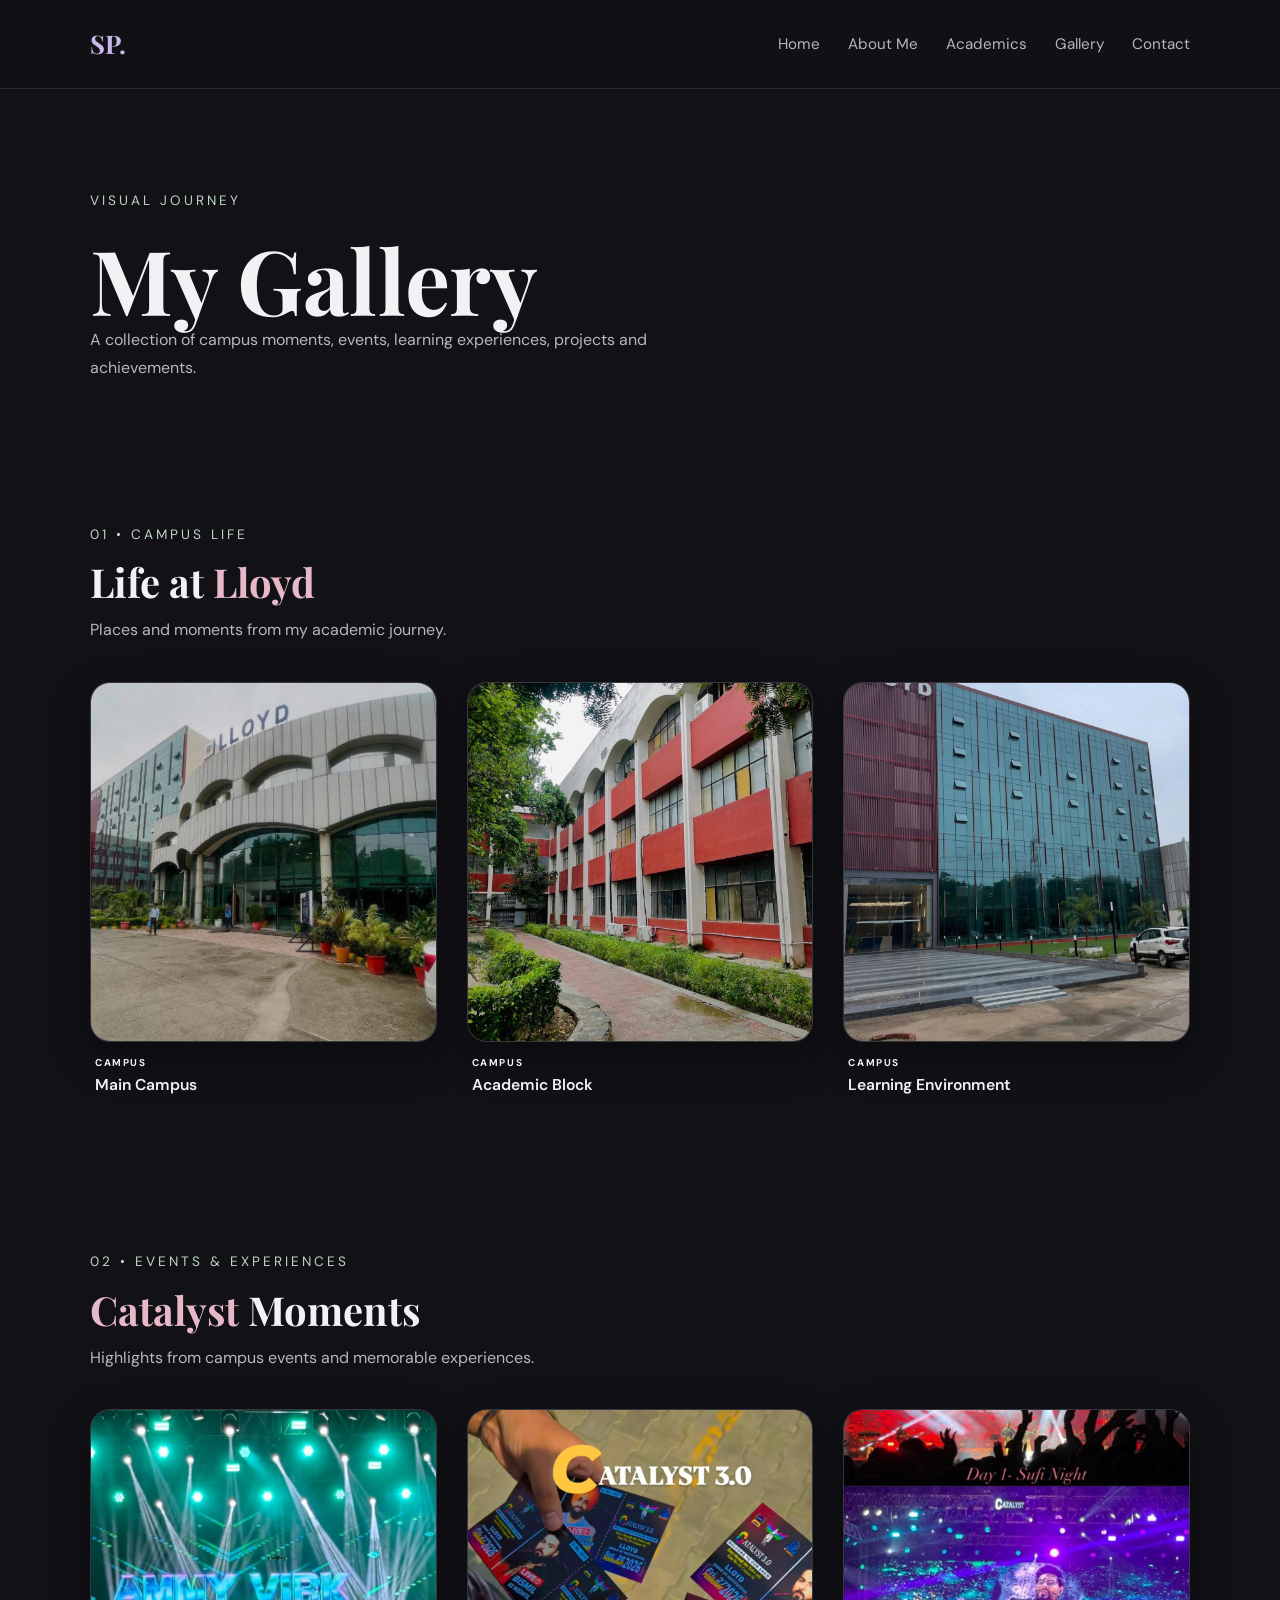
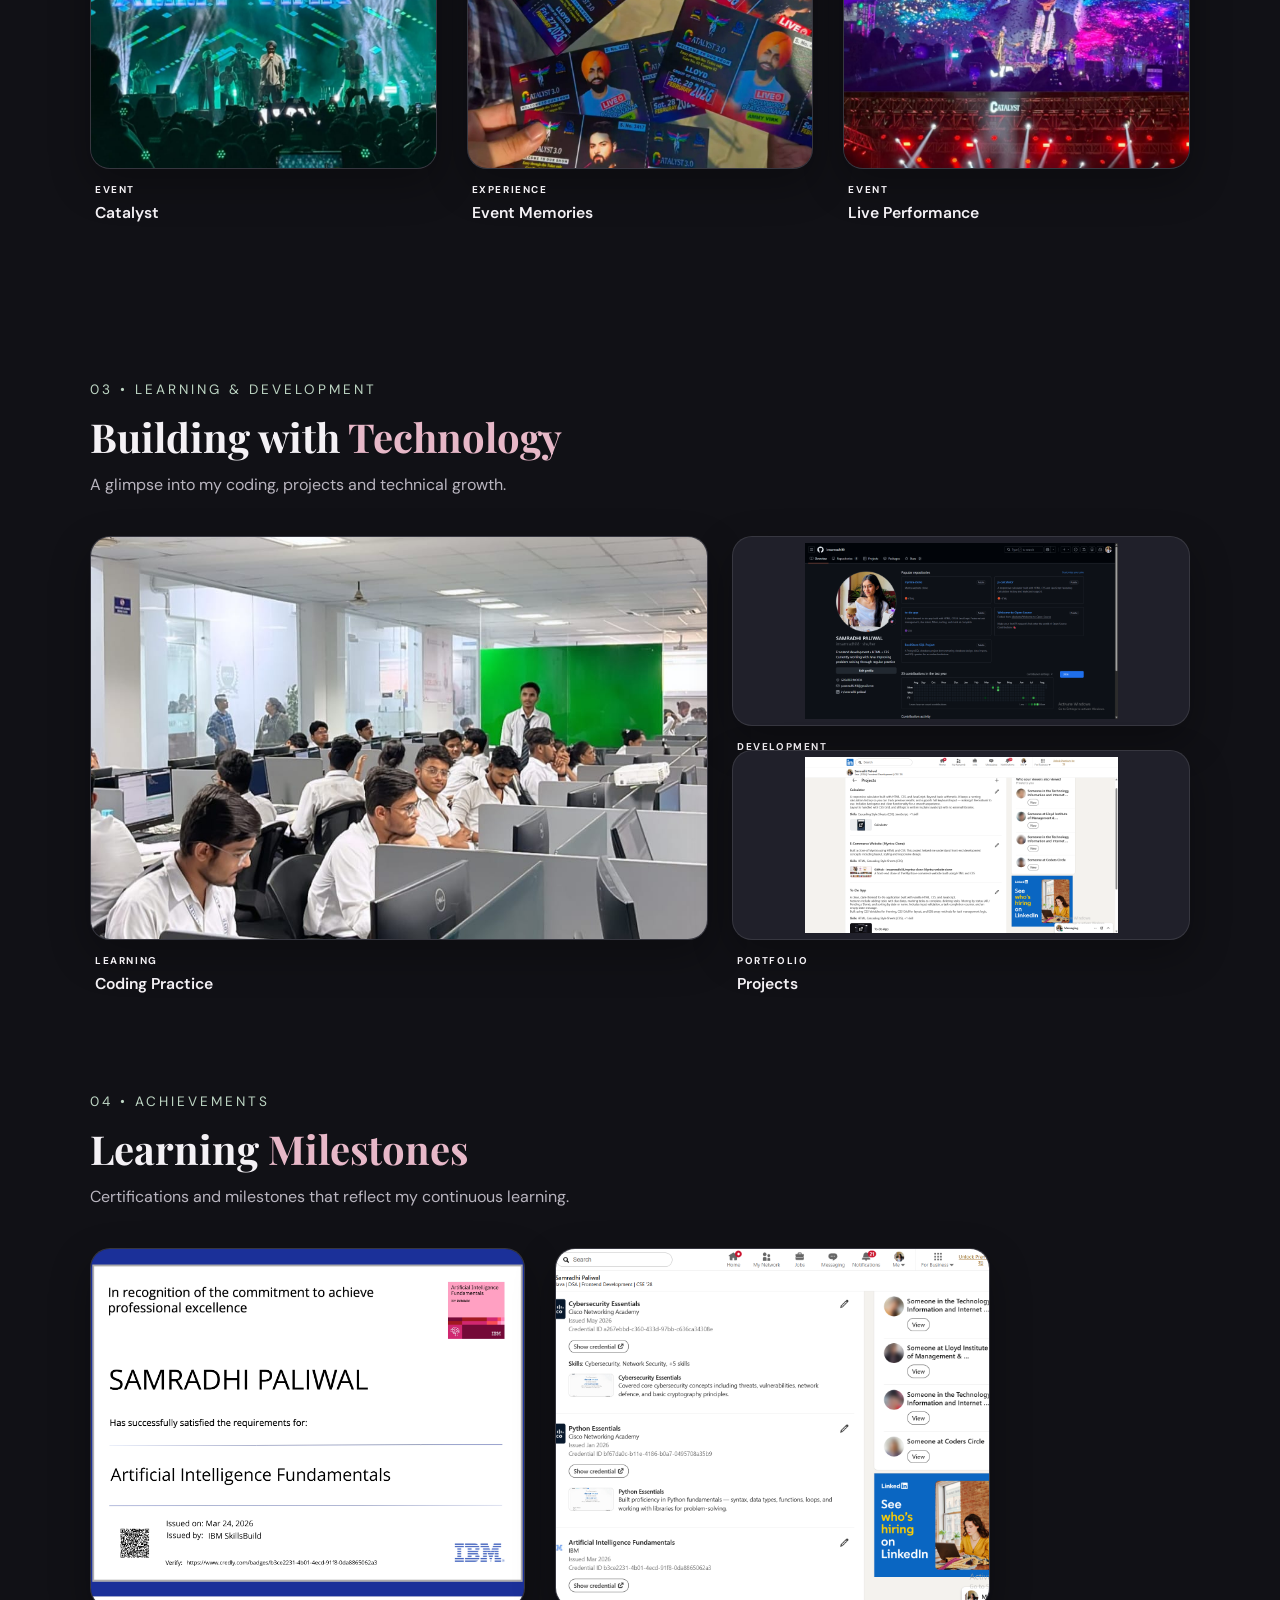
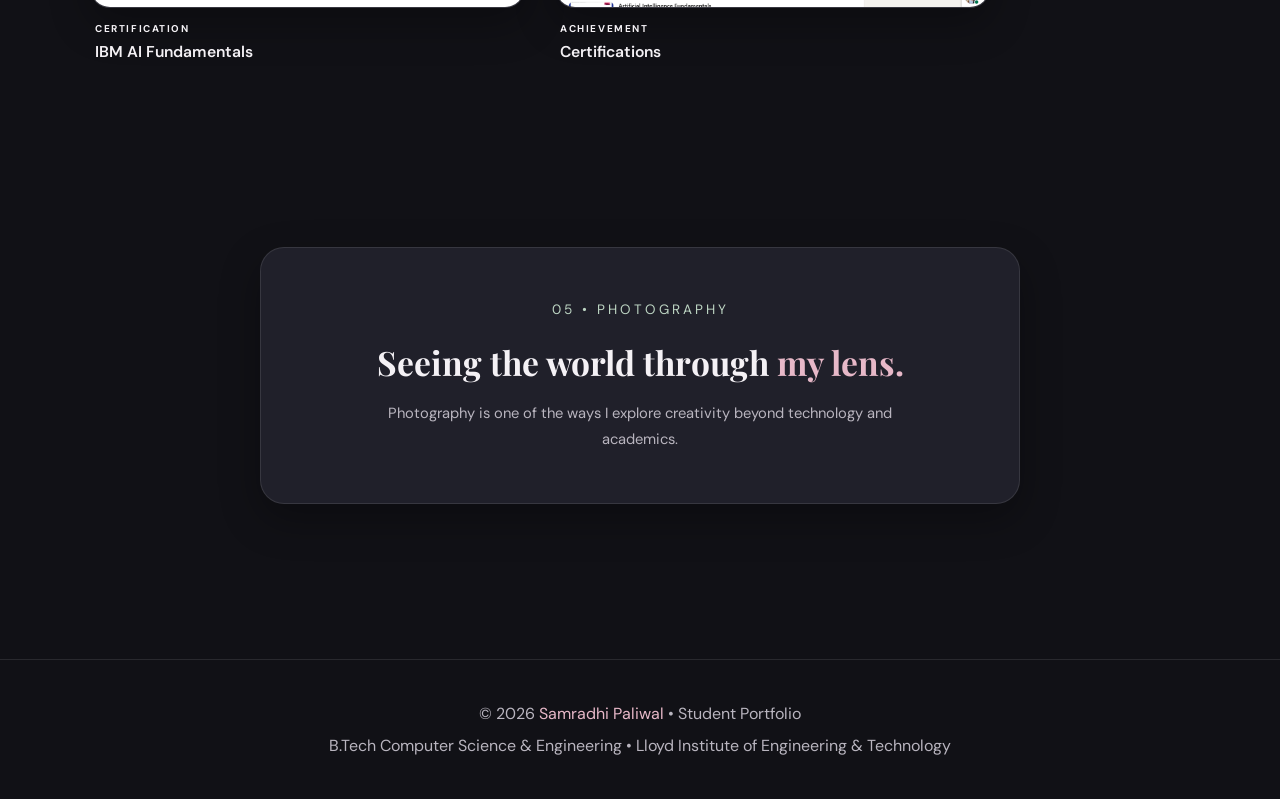
<file: gallery.html>
<!doctype html>
<html lang="en">
  <head>
    <meta charset="UTF-8" />

    <meta name="viewport" content="width=device-width, initial-scale=1.0" />

    <title>Gallery | Samradhi Paliwal</title>

    <link rel="stylesheet" href="style.css" />
  </head>

  <body>
    <!-- ================= NAVIGATION ================= -->

    <header>
      <nav class="navbar">
        <a href="index.html" class="logo"> SP. </a>

        <ul class="nav-links">
          <li>
            <a href="index.html">Home</a>
          </li>

          <li>
            <a href="about.html">About Me</a>
          </li>

          <li>
            <a href="academics.html">Academics</a>
          </li>

          <li>
            <a href="gallery.html" class="active"> Gallery </a>
          </li>

          <li>
            <a href="contact.html">Contact</a>
          </li>
        </ul>
      </nav>
    </header>

    <!-- ================= MAIN ================= -->

    <main>
      <!-- ================= PAGE INTRO ================= -->

      <section class="page-header">
        <div class="container">
          <p class="small-title">VISUAL JOURNEY</p>

          <h1>My <span>Gallery</span></h1>

          <p>
            A collection of campus moments, events, learning experiences,
            projects and achievements.
          </p>
        </div>
      </section>

      <!-- ================= CAMPUS LIFE ================= -->

      <section>
        <div class="container">
          <div class="section-title">
            <p class="small-title">01 • CAMPUS LIFE</p>

            <h2>Life at <span>Lloyd</span></h2>

            <p>Places and moments from my academic journey.</p>
          </div>

          <div class="gallery-grid campus-grid">
            <figure class="gallery-item large">
              <img src="images/campus1.jpeg" alt="Lloyd Institute campus" />

              <figcaption>
                <span>Campus</span>
                Main Campus
              </figcaption>
            </figure>

            <figure class="gallery-item">
              <img
                src="images/campus2.jpg.jpeg"
                alt="Lloyd Institute campus building"
              />

              <figcaption>
                <span>Campus</span>
                Academic Block
              </figcaption>
            </figure>

            <figure class="gallery-item">
              <img
                src="images/campus3.jpg.jpeg"
                alt="Lloyd Institute building"
              />

              <figcaption>
                <span>Campus</span>
                Learning Environment
              </figcaption>
            </figure>
          </div>
        </div>
      </section>

      <!-- ================= EVENTS ================= -->

      <section>
        <div class="container">
          <div class="section-title">
            <p class="small-title">02 • EVENTS & EXPERIENCES</p>

            <h2><span>Catalyst</span> Moments</h2>

            <p>Highlights from campus events and memorable experiences.</p>
          </div>

          <div class="gallery-grid event-grid">
            <figure class="gallery-item event-main">
              <img src="images/catalyst1.jpg.jpeg" alt="Catalyst event" />

              <figcaption>
                <span>Event</span>
                Catalyst
              </figcaption>
            </figure>

            <figure class="gallery-item">
              <img
                src="images/catalyst2.jpg.jpeg"
                alt="Catalyst event passes"
              />

              <figcaption>
                <span>Experience</span>
                Event Memories
              </figcaption>
            </figure>

            <figure class="gallery-item">
              <img
                src="images/catalyst3.jpg.jpeg"
                alt="Catalyst stage performance"
              />

              <figcaption>
                <span>Event</span>
                Live Performance
              </figcaption>
            </figure>
          </div>
        </div>
      </section>

      <!-- ================= TECH & LEARNING ================= -->

      <section>
        <div class="container">
          <div class="section-title">
            <p class="small-title">03 • LEARNING & DEVELOPMENT</p>

            <h2>Building with <span>Technology</span></h2>

            <p>A glimpse into my coding, projects and technical growth.</p>
          </div>

          <div class="gallery-grid tech-grid">
            <figure class="gallery-item tech-large">
              <img src="images/codethon1.jpeg" alt="Coding practice" />

              <figcaption>
                <span>Learning</span>
                Coding Practice
              </figcaption>
            </figure>

            <figure class="gallery-item">
              <img src="images/github.png" alt="GitHub projects" />

              <figcaption>
                <span>Development</span>
                GitHub
              </figcaption>
            </figure>

            <figure class="gallery-item">
              <img src="images/projects.png" alt="Projects" />

              <figcaption>
                <span>Portfolio</span>
                Projects
              </figcaption>
            </figure>
          </div>
        </div>
      </section>

      <!-- ================= ACHIEVEMENTS ================= -->

      <section>
        <div class="container">
          <div class="section-title">
            <p class="small-title">04 • ACHIEVEMENTS</p>

            <h2>Learning <span>Milestones</span></h2>

            <p>
              Certifications and milestones that reflect my continuous learning.
            </p>
          </div>

          <div class="gallery-grid achievement-grid">
            <figure class="gallery-item certificate-main">
              <img
                src="images/IBM AI fundamentals.jpg"
                alt="IBM AI Fundamentals certificate"
              />

              <figcaption>
                <span>Certification</span>
                IBM AI Fundamentals
              </figcaption>
            </figure>

            <figure class="gallery-item">
              <img src="images/certificates.png" alt="Certificates" />

              <figcaption>
                <span>Achievement</span>
                Certifications
              </figcaption>
            </figure>
          </div>
        </div>
      </section>

      <!-- ================= PHOTOGRAPHY ================= -->

      <section>
        <div class="container">
          <div class="photo-note">
            <p class="small-title">05 • PHOTOGRAPHY</p>

            <h2>
              Seeing the world through
              <span>my lens.</span>
            </h2>

            <p>
              Photography is one of the ways I explore creativity beyond
              technology and academics.
            </p>
          </div>
        </div>
      </section>
    </main>

    <!-- ================= FOOTER ================= -->

    <footer>
      <p>
        © 2026 <span>Samradhi Paliwal</span>
        • Student Portfolio
      </p>

      <p>
        B.Tech Computer Science & Engineering • Lloyd Institute of Engineering &
        Technology
      </p>
    </footer>
  </body>
</html>
</file>
<file: style.css>
@import url("https://fonts.googleapis.com/css2?family=DM+Sans:wght@400;500;600;700&family=Playfair+Display:wght@600;700&display=swap");

/* =========================
   COLOR SYSTEM
   ========================= */

:root {
  --bg-main: #111116;

  --bg-secondary: #181820;

  --bg-card: #20202a;

  --lavender: #c9b8e8;

  --pink: #e7b8c8;

  --blue: #b8d7e7;

  --sage: #bdd5c3;

  --text-main: #f4f1f5;

  --text-muted: #b9b5bf;

  --border: rgba(255, 255, 255, 0.1);

  --shadow: 0 15px 40px rgba(0, 0, 0, 0.3);
}

/* =========================
   RESET
   ========================= */

* {
  margin: 0;

  padding: 0;

  box-sizing: border-box;
}

html {
  scroll-behavior: smooth;
}

body {
  font-family: "DM Sans", sans-serif;

  background: var(--bg-main);

  color: var(--text-main);

  line-height: 1.7;
}

/* =========================
   TEXT
   ========================= */

h1,
h2,
h3 {
  font-family: "Playfair Display", serif;
}

h1 {
  font-size: clamp(3.5rem, 7vw, 6rem);

  line-height: 1.05;
}

h2 {
  font-size: 2.5rem;

  line-height: 1.2;
}

h3 {
  font-size: 1.35rem;
}

p {
  color: var(--text-muted);
}

strong {
  color: var(--text-main);
}

/* =========================
   LINKS
   ========================= */

a {
  text-decoration: none;

  color: inherit;
}

/* =========================
   CONTAINER
   ========================= */

.container {
  width: min(1100px, 88%);

  margin: auto;
}

/* =========================
   NAVBAR
   ========================= */

.navbar {
  width: 100%;

  padding: 22px 7%;

  display: flex;

  align-items: center;

  justify-content: space-between;

  position: sticky;

  top: 0;

  z-index: 1000;

  background: rgba(17, 17, 22, 0.94);

  backdrop-filter: blur(14px);

  border-bottom: 1px solid var(--border);
}

.logo {
  font-family: "Playfair Display", serif;

  font-size: 1.6rem;

  font-weight: 700;

  color: var(--lavender);
}

.nav-links {
  display: flex;

  gap: 28px;

  list-style: none;
}

.nav-links a {
  color: var(--text-muted);

  font-size: 0.95rem;

  transition: 0.3s;
}

.nav-links a:hover {
  color: var(--pink);
}

/* =========================
   HERO
   ========================= */

.hero {
  min-height: 88vh;

  display: grid;

  grid-template-columns: 1.2fr 0.8fr;

  align-items: center;

  gap: 70px;
}

.small-title {
  color: var(--sage);

  font-size: 0.85rem;

  letter-spacing: 3px;

  text-transform: uppercase;

  margin-bottom: 20px;
}

.hero-text h1 span {
  color: var(--pink);
}

.hero-text > p:not(.small-title) {
  max-width: 600px;

  margin: 25px 0;

  font-size: 1.05rem;
}

/* =========================
   BUTTONS
   ========================= */

.btn {
  display: inline-block;

  padding: 12px 24px;

  border-radius: 30px;

  background: var(--lavender);

  color: #17171c;

  font-weight: 600;

  margin-top: 10px;

  transition: 0.3s;
}

.btn:hover {
  transform: translateY(-3px);

  box-shadow: 0 10px 25px rgba(201, 184, 232, 0.2);
}

.btn-outline {
  background: transparent;

  color: var(--lavender);

  border: 1px solid var(--lavender);

  margin-left: 8px;
}

.btn-outline:hover {
  background: var(--lavender);

  color: #17171c;
}

/* =========================
   PROFILE IMAGE
   ========================= */

.profile-container {
  display: flex;

  justify-content: center;
}

.profile-image {
  width: 310px;

  height: 380px;

  object-fit: cover;

  border-radius: 45% 45% 20px 20px;

  border: 1px solid var(--border);

  box-shadow: var(--shadow);

  transition: 0.4s;
}

.profile-image:hover {
  transform: translateY(-8px);

  border-color: var(--lavender);
}

/* =========================
   SECTIONS
   ========================= */

section {
  padding: 80px 0;
}

.section-title {
  margin-bottom: 40px;
}

.section-title span {
  color: var(--pink);
}

/* =========================
   CARDS
   ========================= */

.card-grid {
  display: grid;

  grid-template-columns: repeat(3, 1fr);

  gap: 22px;
}

.card {
  background: var(--bg-card);

  padding: 28px;

  border-radius: 18px;

  border: 1px solid var(--border);

  box-shadow: var(--shadow);

  transition: 0.3s;
}

.card:hover {
  transform: translateY(-6px);

  border-color: rgba(201, 184, 232, 0.35);
}

.card h3 {
  color: var(--lavender);

  margin-bottom: 10px;
}

/* =========================
   SKILLS
   ========================= */

.skills {
  display: flex;

  flex-wrap: wrap;

  gap: 12px;
}

.skill {
  padding: 9px 17px;

  border-radius: 30px;

  background: rgba(201, 184, 232, 0.1);

  border: 1px solid rgba(201, 184, 232, 0.25);

  color: var(--lavender);

  font-size: 0.9rem;

  transition: 0.3s;
}

.skill:hover {
  background: rgba(201, 184, 232, 0.18);

  transform: translateY(-2px);
}

/* =========================
   FOOTER
   ========================= */

footer {
  margin-top: 80px;

  padding: 35px 7%;

  text-align: center;

  border-top: 1px solid var(--border);
}

footer p {
  margin: 5px;
}

footer span {
  color: var(--pink);
}

/* =========================
   RESPONSIVE
   ========================= */

@media (max-width: 850px) {
  .hero {
    grid-template-columns: 1fr;

    text-align: center;

    padding: 70px 0;
  }

  .hero-text > p {
    margin-left: auto;

    margin-right: auto;
  }

  .profile-container {
    order: -1;
  }

  .card-grid {
    grid-template-columns: 1fr 1fr;
  }
}

@media (max-width: 600px) {
  .navbar {
    flex-direction: column;

    gap: 15px;
  }

  .nav-links {
    flex-wrap: wrap;

    justify-content: center;

    gap: 13px;
  }

  .hero {
    min-height: auto;
  }

  .profile-image {
    width: 240px;

    height: 300px;
  }

  .card-grid {
    grid-template-columns: 1fr;
  }

  h1 {
    font-size: 3.2rem;
  }

  .btn-outline {
    margin-left: 0;
  }
}
/* =====================================================
   ACADEMICS PAGE
   ===================================================== */

/* =====================================================
   ACADEMIC OVERVIEW
   ===================================================== */

.academic-overview {
  padding-top: 10px;
  padding-bottom: 20px;
}

.academic-stats {
  display: grid;

  grid-template-columns: repeat(4, 1fr);

  gap: 15px;
}

.academic-stat {
  padding: 22px;

  background: var(--bg-card);

  border: 1px solid var(--border);

  border-radius: 16px;

  display: flex;

  flex-direction: column;

  gap: 5px;

  box-shadow: var(--shadow);
}

.stat-number {
  font-family: Georgia, serif;

  font-size: 1.7rem;

  color: var(--pink);
}

.stat-label {
  font-size: 0.72rem;

  color: var(--text-muted);

  text-transform: uppercase;

  letter-spacing: 0.12em;
}

/* =====================================================
   SUBJECT TABLE
   ===================================================== */

.subjects-table {
  width: 100%;

  border-collapse: collapse;

  overflow: hidden;

  border-radius: 15px;
}

.subjects-table th,
.subjects-table td {
  padding: 16px 18px;

  border-bottom: 1px solid var(--border);

  text-align: left;
}

.subjects-table th {
  color: var(--lavender);

  background: #25252d;

  font-size: 0.75rem;

  text-transform: uppercase;

  letter-spacing: 0.08em;
}

.subjects-table td {
  color: var(--text-main);

  background: var(--bg-card);

  font-size: 0.86rem;
}

.subjects-table tr:last-child td {
  border-bottom: none;
}

.subjects-table tbody tr {
  transition: 0.2s ease;
}

.subjects-table tbody tr:hover td {
  background: #25252d;
}

/* =====================================================
   TIMETABLE SECTION
   ===================================================== */

.timetable-section {
  padding-top: 40px;
}

.timetable-card {
  margin-top: 35px;

  padding: 28px;

  background: rgba(29, 29, 37, 0.82);

  border: 1px solid var(--border);

  border-radius: 24px;

  box-shadow: var(--shadow);
}

/* =====================================================
   TIMETABLE HEADER
   ===================================================== */

.timetable-header {
  display: flex;

  justify-content: space-between;

  align-items: center;

  gap: 25px;

  padding-bottom: 24px;

  border-bottom: 1px solid var(--border);
}

.timetable-eyebrow {
  display: block;

  margin-bottom: 7px;

  color: var(--mint);

  font-size: 0.68rem;

  font-weight: 700;

  letter-spacing: 0.2em;
}

.timetable-header h3 {
  margin: 0;

  color: var(--text-main);

  font-size: 1.25rem;
}

.timetable-info {
  display: flex;

  flex-direction: column;

  align-items: flex-end;

  gap: 3px;
}

.timetable-info span {
  color: var(--text-muted);

  font-size: 0.62rem;

  letter-spacing: 0.15em;
}

.timetable-info strong {
  color: var(--text-main);

  font-size: 0.82rem;

  font-weight: 500;
}

.timetable-info small {
  color: var(--text-muted);

  font-size: 0.68rem;
}

/* =====================================================
   TABLE SCROLL
   ===================================================== */

.timetable-scroll {
  width: 100%;

  overflow-x: auto;

  margin-top: 25px;

  padding-bottom: 8px;
}

/* =====================================================
   PROFESSIONAL TIMETABLE
   ===================================================== */

.professional-timetable {
  width: 100%;

  min-width: 1150px;

  border-collapse: separate;

  border-spacing: 5px;

  table-layout: fixed;
}

.professional-timetable th {
  padding: 12px 7px;

  background: #24242c;

  color: var(--lavender);

  border-radius: 9px;

  text-align: center;

  font-size: 0.7rem;

  font-weight: 700;
}

.professional-timetable thead th small {
  display: block;

  margin-top: 5px;

  color: var(--text-muted);

  font-size: 0.58rem;

  font-weight: 400;
}

.professional-timetable .day-header {
  width: 65px;
}

.professional-timetable tbody th {
  color: var(--mint);

  background: #202027;

  letter-spacing: 0.08em;
}

.professional-timetable td {
  height: 67px;

  padding: 8px 6px;

  border-radius: 10px;

  text-align: center;

  vertical-align: middle;

  color: #222229;

  font-size: 0.69rem;

  font-weight: 700;

  line-height: 1.3;

  transition: 0.2s ease;
}

.professional-timetable td small {
  display: block;

  margin-top: 4px;

  color: rgba(34, 34, 41, 0.65);

  font-size: 0.58rem;

  font-weight: 600;
}

.professional-timetable td:hover {
  transform: translateY(-2px);

  box-shadow: 0 8px 20px rgba(0, 0, 0, 0.2);
}

/* =====================================================
   PASTEL SUBJECT COLORS
   ===================================================== */

.t-daa {
  background: #bfd9c5;
}

.t-wt {
  background: #e9c5ae;
}

.t-da {
  background: #a8d9e8;
}

.t-dbms {
  background: #efd16c;
}

.t-ml {
  background: #e5a1bc;
}

.t-coi {
  background: #eadb9c;
}

/* =====================================================
   LABS
   ===================================================== */

.t-lab {
  background: #c7dfca;
}

/* =====================================================
   ACTIVITIES
   ===================================================== */

.t-club,
.t-activity,
.t-mentor {
  background: #c9c9ce;
}

/* =====================================================
   LUNCH
   ===================================================== */

.lunch-header {
  background: #17171d !important;

  color: #a8a8b2 !important;
}

.t-lunch {
  background: #17171d !important;

  color: #a8a8b2 !important;

  font-size: 0.62rem !important;

  letter-spacing: 0.15em;

  writing-mode: vertical-rl;

  text-orientation: mixed;
}

/* =====================================================
   LEGEND
   ===================================================== */

.timetable-legend {
  display: flex;

  flex-wrap: wrap;

  gap: 17px;

  margin-top: 23px;

  padding-top: 20px;

  border-top: 1px solid var(--border);
}

.timetable-legend span {
  display: flex;

  align-items: center;

  gap: 7px;

  color: var(--text-muted);

  font-size: 0.7rem;
}

.timetable-legend i {
  width: 9px;

  height: 9px;

  display: inline-block;

  border-radius: 50%;
}

.legend-daa {
  background: #bfd9c5;
}

.legend-wt {
  background: #e9c5ae;
}

.legend-da {
  background: #a8d9e8;
}

.legend-dbms {
  background: #efd16c;
}

.legend-ml {
  background: #e5a1bc;
}

.legend-lab {
  background: #c7dfca;
}

/* =====================================================
   ACHIEVEMENT CARDS
   ===================================================== */

.achievement-card {
  position: relative;

  overflow: hidden;
}

.achievement-number {
  display: inline-block;

  margin-bottom: 15px;

  color: var(--pink);

  font-family: Georgia, serif;

  font-size: 1.8rem;

  font-weight: 600;
}

/* =====================================================
   RESPONSIVE
   ===================================================== */

@media (max-width: 800px) {
  .academic-stats {
    grid-template-columns: repeat(2, 1fr);
  }

  .timetable-header {
    align-items: flex-start;

    flex-direction: column;
  }

  .timetable-info {
    align-items: flex-start;
  }
}

@media (max-width: 500px) {
  .academic-stats {
    grid-template-columns: 1fr;
  }

  .timetable-card {
    padding: 17px;
  }

  .subjects-table th,
  .subjects-table td {
    padding: 12px;
  }
}
/* =========================================================
   GALLERY PAGE
   ========================================================= */

/* ---------- Gallery Sections ---------- */

main > section {
    padding: 75px 0;
}


/* ---------- Section Heading ---------- */

.section-title {
    margin-bottom: 38px;
}

.section-title .small-title {
    margin-bottom: 12px;
}

.section-title h2 {
    margin-bottom: 10px;
}

.section-title p:last-child {
    max-width: 650px;
}


/* =========================================================
   GALLERY GRID
   ========================================================= */

.gallery-grid {
    display: grid;

    grid-template-columns: repeat(3, minmax(0, 1fr));

    gap: 30px;

    margin-top: 25px;

    align-items: start;
}


/* =========================================================
   IMAGE + CAPTION WRAPPER
   ========================================================= */

.gallery-item {
    position: relative;

    margin: 0;

    background: transparent;

    border: none;

    overflow: visible;
}


/* ---------- Image Box ---------- */

.gallery-item img {
    width: 100%;

    height: 360px;

    display: block;

    object-fit: cover;

    object-position: center;

    border-radius: 20px;

    border: 1px solid var(--border);

    background: var(--bg-card);

    box-shadow: var(--shadow);

    transition:
        transform 0.45s ease,
        box-shadow 0.45s ease,
        border-color 0.45s ease;
}


/* ---------- Image Hover ---------- */

.gallery-item:hover img {
    transform: translateY(-6px);

    box-shadow:
        0 18px 40px rgba(0, 0, 0, 0.35);

    border-color: rgba(230, 180, 205, 0.45);
}


/* =========================================================
   CAPTION BELOW IMAGE
   ========================================================= */

.gallery-item figcaption {
    position: static;

    padding: 14px 5px 0;

    background: none;

    color: var(--text-main);

    font-size: 0.98rem;

    font-weight: 600;

    line-height: 1.4;
}


/* Small category label */

.gallery-item figcaption span {
    display: block;

    margin-bottom: 5px;

    color: var(--mint);

    font-size: 0.62rem;

    font-weight: 700;

    letter-spacing: 0.16em;

    text-transform: uppercase;
}


/* =========================================================
   CUTE ONE-LINER UNDER CAPTION
   ========================================================= */

/*
   The line after the caption is created using the
   data-caption attribute.

   If you don't add data-caption in HTML yet,
   nothing extra will appear.
*/

.gallery-item::after {
    content: attr(data-caption);

    display: block;

    margin-top: 4px;

    padding: 0 5px;

    color: var(--text-muted);

    font-size: 0.78rem;

    font-weight: 400;

    line-height: 1.5;

    font-style: italic;

    opacity: 0.9;
}


/* =========================================================
   REMOVE OLD SPECIAL GRID SIZES
   ========================================================= */

.gallery-item.large,
.gallery-item.event-main,
.gallery-item.tech-large,
.gallery-item.certificate-main {
    grid-column: auto;

    grid-row: auto;

    height: auto;
}


/* =========================================================
   DIFFERENT GALLERY SECTIONS
   ========================================================= */

/* Campus */

.campus-grid {
    grid-template-columns: repeat(3, minmax(0, 1fr));
}


/* Events */

.event-grid {
    grid-template-columns: repeat(3, minmax(0, 1fr));
}


/* Technology */

.tech-grid {
    grid-template-columns: repeat(3, minmax(0, 1fr));
}


/* Achievements */

.achievement-grid {
    grid-template-columns: repeat(2, minmax(0, 1fr));

    max-width: 900px;
}


/* =========================================================
   PHOTOGRAPHY NOTE
   ========================================================= */

.photo-note {
    max-width: 760px;

    margin: 30px auto 0;

    padding: 50px 45px;

    text-align: center;

    background: var(--bg-card);

    border: 1px solid var(--border);

    border-radius: 24px;

    box-shadow: var(--shadow);
}


.photo-note h2 {
    margin: 12px 0 15px;

    color: var(--text-main);

    font-size: 2.1rem;

    line-height: 1.3;
}


.photo-note h2 span {
    color: var(--pink);
}


.photo-note p:last-child {
    max-width: 580px;

    margin: 0 auto;

    color: var(--text-muted);

    font-size: 0.92rem;

    line-height: 1.8;
}


/* =========================================================
   PAGE HEADER
   ========================================================= */

.page-header {
    padding-top: 100px;

    padding-bottom: 65px;
}


.page-header .container > p:last-child {
    max-width: 650px;

    line-height: 1.8;
}


/* =========================================================
   RESPONSIVE — TABLET
   ========================================================= */

@media (max-width: 900px) {

    .gallery-grid {
        grid-template-columns: repeat(2, minmax(0, 1fr));

        gap: 24px;
    }


    .campus-grid,
    .event-grid,
    .tech-grid {
        grid-template-columns: repeat(2, minmax(0, 1fr));
    }


    .achievement-grid {
        grid-template-columns: repeat(2, minmax(0, 1fr));
    }


    .gallery-item img {
        height: 330px;
    }

}


/* =========================================================
   RESPONSIVE — MOBILE
   ========================================================= */

@media (max-width: 600px) {

    main > section {
        padding: 55px 0;
    }


    .page-header {
        padding-top: 75px;

        padding-bottom: 45px;
    }


    .gallery-grid,
    .campus-grid,
    .event-grid,
    .tech-grid,
    .achievement-grid {
        grid-template-columns: 1fr;

        gap: 30px;

        max-width: 100%;
    }


    .gallery-item img {
        height: 300px;

        border-radius: 17px;
    }


    .gallery-item figcaption {
        padding-top: 12px;
    }


    .photo-note {
        padding: 35px 22px;
    }


    .photo-note h2 {
        font-size: 1.55rem;
    }

}
/* =========================================================
   TECH SCREENSHOTS
   ========================================================= */

/* GitHub + Projects screenshots */

.tech-grid .gallery-item:nth-child(2),
.tech-grid .gallery-item:nth-child(3) {
    display: flex;

    flex-direction: column;
}


/* Give screenshots a wider-looking frame */

.tech-grid .gallery-item:nth-child(2) img,
.tech-grid .gallery-item:nth-child(3) img {
    height: 260px;

    width: 100%;

    object-fit: cover;

    object-position: center;

    padding: 0;

    background: var(--bg-card);

    border-radius: 20px;
}


/* Keep the full screenshot visible on hover */

.tech-grid .gallery-item:nth-child(2):hover img,
.tech-grid .gallery-item:nth-child(3):hover img {
    transform: translateY(-6px) scale(1.01);
}
/* =========================================================
   TECHNOLOGY SECTION — FEATURED LAYOUT
   ========================================================= */

.tech-grid {
    display: grid;

    grid-template-columns: 1.35fr 1fr;

    grid-template-rows: 190px 190px;

    gap: 24px;

    align-items: stretch;
}


/* ---------- Coding Practice — Large Featured Image ---------- */

.tech-grid .gallery-item:nth-child(1) {
    grid-column: 1;

    grid-row: 1 / 3;
}


/* ---------- GitHub ---------- */

.tech-grid .gallery-item:nth-child(2) {
    grid-column: 2;

    grid-row: 1;
}


/* ---------- Projects ---------- */

.tech-grid .gallery-item:nth-child(3) {
    grid-column: 2;

    grid-row: 2;
}


/* ---------- Image Sizes ---------- */

.tech-grid .gallery-item img {
    width: 100%;

    height: 100%;

    object-fit: cover;

    object-position: center;

    border-radius: 20px;
}


/* Large coding photograph */

.tech-grid .gallery-item:nth-child(1) img {
    height: 100%;

    object-fit: cover;
}


/* Screenshots */

.tech-grid .gallery-item:nth-child(2) img,
.tech-grid .gallery-item:nth-child(3) img {
    height: 100%;

    object-fit: contain;

    padding: 6px;

    background: var(--bg-card);
}


/* ---------- Hover ---------- */

.tech-grid .gallery-item:hover img {
    transform: scale(1.025);
}


/* =========================================================
   TECHNOLOGY RESPONSIVE
   ========================================================= */

@media (max-width: 900px) {

    .tech-grid {
        grid-template-columns: 1fr 1fr;

        grid-template-rows: 300px 300px;
    }

}


@media (max-width: 600px) {

    .tech-grid {
        display: grid;

        grid-template-columns: 1fr;

        grid-template-rows: auto;

        gap: 25px;
    }


    .tech-grid .gallery-item:nth-child(1),
    .tech-grid .gallery-item:nth-child(2),
    .tech-grid .gallery-item:nth-child(3) {
        grid-column: auto;

        grid-row: auto;
    }


    .tech-grid .gallery-item img,
    .tech-grid .gallery-item:nth-child(1) img,
    .tech-grid .gallery-item:nth-child(2) img,
    .tech-grid .gallery-item:nth-child(3) img {
        height: 300px;
    }

}

/* =========================================================
   CONTACT PAGE
   ========================================================= */


/* ---------- Contact Hero ---------- */

.contact-hero {
    padding-top: 105px;

    padding-bottom: 55px;
}


.contact-intro {
    max-width: 650px;

    margin-top: 18px;

    line-height: 1.8;
}


/* =========================================================
   CONTACT LAYOUT
   ========================================================= */

.contact-section {
    padding: 45px 0 80px;
}


.contact-layout {
    display: grid;

    grid-template-columns: 0.9fr 1.1fr;

    gap: 70px;

    align-items: start;
}


/* =========================================================
   CONTACT INFORMATION
   ========================================================= */

.contact-info h2 {
    margin: 12px 0 15px;

    font-size: 2.2rem;

    color: var(--text-main);
}


.contact-info h2 span {
    color: var(--pink);
}


.contact-info > p:not(.small-title) {
    max-width: 500px;

    color: var(--text-muted);

    line-height: 1.8;
}


/* =========================================================
   CONTACT DETAILS
   ========================================================= */

.contact-details {
    display: flex;

    flex-direction: column;

    gap: 22px;

    margin-top: 35px;
}


.contact-detail {
    display: flex;

    align-items: center;

    gap: 15px;
}


.contact-icon {
    width: 45px;

    height: 45px;

    flex-shrink: 0;

    display: flex;

    align-items: center;

    justify-content: center;

    border-radius: 12px;

    background: rgba(184, 220, 202, 0.12);

    border: 1px solid var(--border);

    color: var(--mint);

    font-size: 0.7rem;

    font-weight: 700;
}


.contact-detail span {
    display: block;

    margin-bottom: 4px;

    color: var(--text-muted);

    font-size: 0.65rem;

    text-transform: uppercase;

    letter-spacing: 0.12em;
}


/* ---------- Links ---------- */

.contact-detail a {
    color: var(--text-main);

    font-size: 0.84rem;

    text-decoration: none;

    transition: color 0.25s ease;
}


.contact-detail a:hover {
    color: var(--pink);
}


/* =========================================================
   CURRENTLY LEARNING
   ========================================================= */

.contact-note {
    margin-top: 40px;

    padding: 20px;

    border-left: 2px solid var(--pink);

    background: rgba(255, 255, 255, 0.025);
}


.contact-note span {
    color: var(--mint);

    font-size: 0.65rem;

    text-transform: uppercase;

    letter-spacing: 0.14em;

    font-weight: 700;
}


.contact-note p {
    margin-top: 8px;

    color: var(--text-muted);

    font-size: 0.8rem;

    line-height: 1.6;
}


/* =========================================================
   FORM CARD
   ========================================================= */

.contact-form-card {
    padding: 32px;

    background: var(--bg-card);

    border: 1px solid var(--border);

    border-radius: 22px;

    box-shadow: var(--shadow);
}


.contact-form-card > .small-title {
    margin-bottom: 25px;
}


/* =========================================================
   FORM
   ========================================================= */

.form-group {
    margin-bottom: 20px;
}


.form-group label {
    display: block;

    margin-bottom: 8px;

    color: var(--text-main);

    font-size: 0.72rem;

    font-weight: 600;
}


.form-group input,
.form-group textarea {
    width: 100%;

    box-sizing: border-box;

    padding: 13px 15px;

    border: 1px solid var(--border);

    border-radius: 10px;

    outline: none;

    background: #202027;

    color: var(--text-main);

    font-family: inherit;

    font-size: 0.82rem;

    transition:
        border-color 0.25s ease,
        box-shadow 0.25s ease;
}


.form-group input::placeholder,
.form-group textarea::placeholder {
    color: #777781;
}


.form-group input:focus,
.form-group textarea:focus {
    border-color: rgba(184, 220, 202, 0.6);

    box-shadow:
        0 0 0 3px rgba(184, 220, 202, 0.08);
}


.form-group textarea {
    resize: vertical;

    min-height: 130px;
}


/* =========================================================
   SUBMIT BUTTON
   ========================================================= */

.submit-btn {
    width: 100%;

    padding: 14px 20px;

    border: none;

    border-radius: 10px;

    background: var(--mint);

    color: #202027;

    font-family: inherit;

    font-size: 0.78rem;

    font-weight: 700;

    cursor: pointer;

    transition:
        transform 0.25s ease,
        box-shadow 0.25s ease;
}


.submit-btn:hover {
    transform: translateY(-2px);

    box-shadow:
        0 10px 25px rgba(184, 220, 202, 0.18);
}


/* =========================================================
   CLOSING SECTION
   ========================================================= */

.contact-closing {
    padding: 70px 0 90px;

    text-align: center;
}


.contact-closing h2 {
    margin: 12px 0;

    color: var(--text-main);

    font-size: 2rem;
}


.contact-closing h2 span {
    color: var(--pink);
}


.contact-closing p:last-child {
    color: var(--text-muted);

    font-size: 0.85rem;
}


/* =========================================================
   RESPONSIVE
   ========================================================= */

@media (max-width: 850px) {

    .contact-layout {
        grid-template-columns: 1fr;

        gap: 50px;
    }

}


@media (max-width: 550px) {

    .contact-hero {
        padding-top: 75px;

        padding-bottom: 40px;
    }


    .contact-section {
        padding-top: 30px;
    }


    .contact-form-card {
        padding: 22px;
    }


    .contact-info h2 {
        font-size: 1.8rem;
    }


    .contact-closing h2 {
        font-size: 1.55rem;
    }

}
</file>
